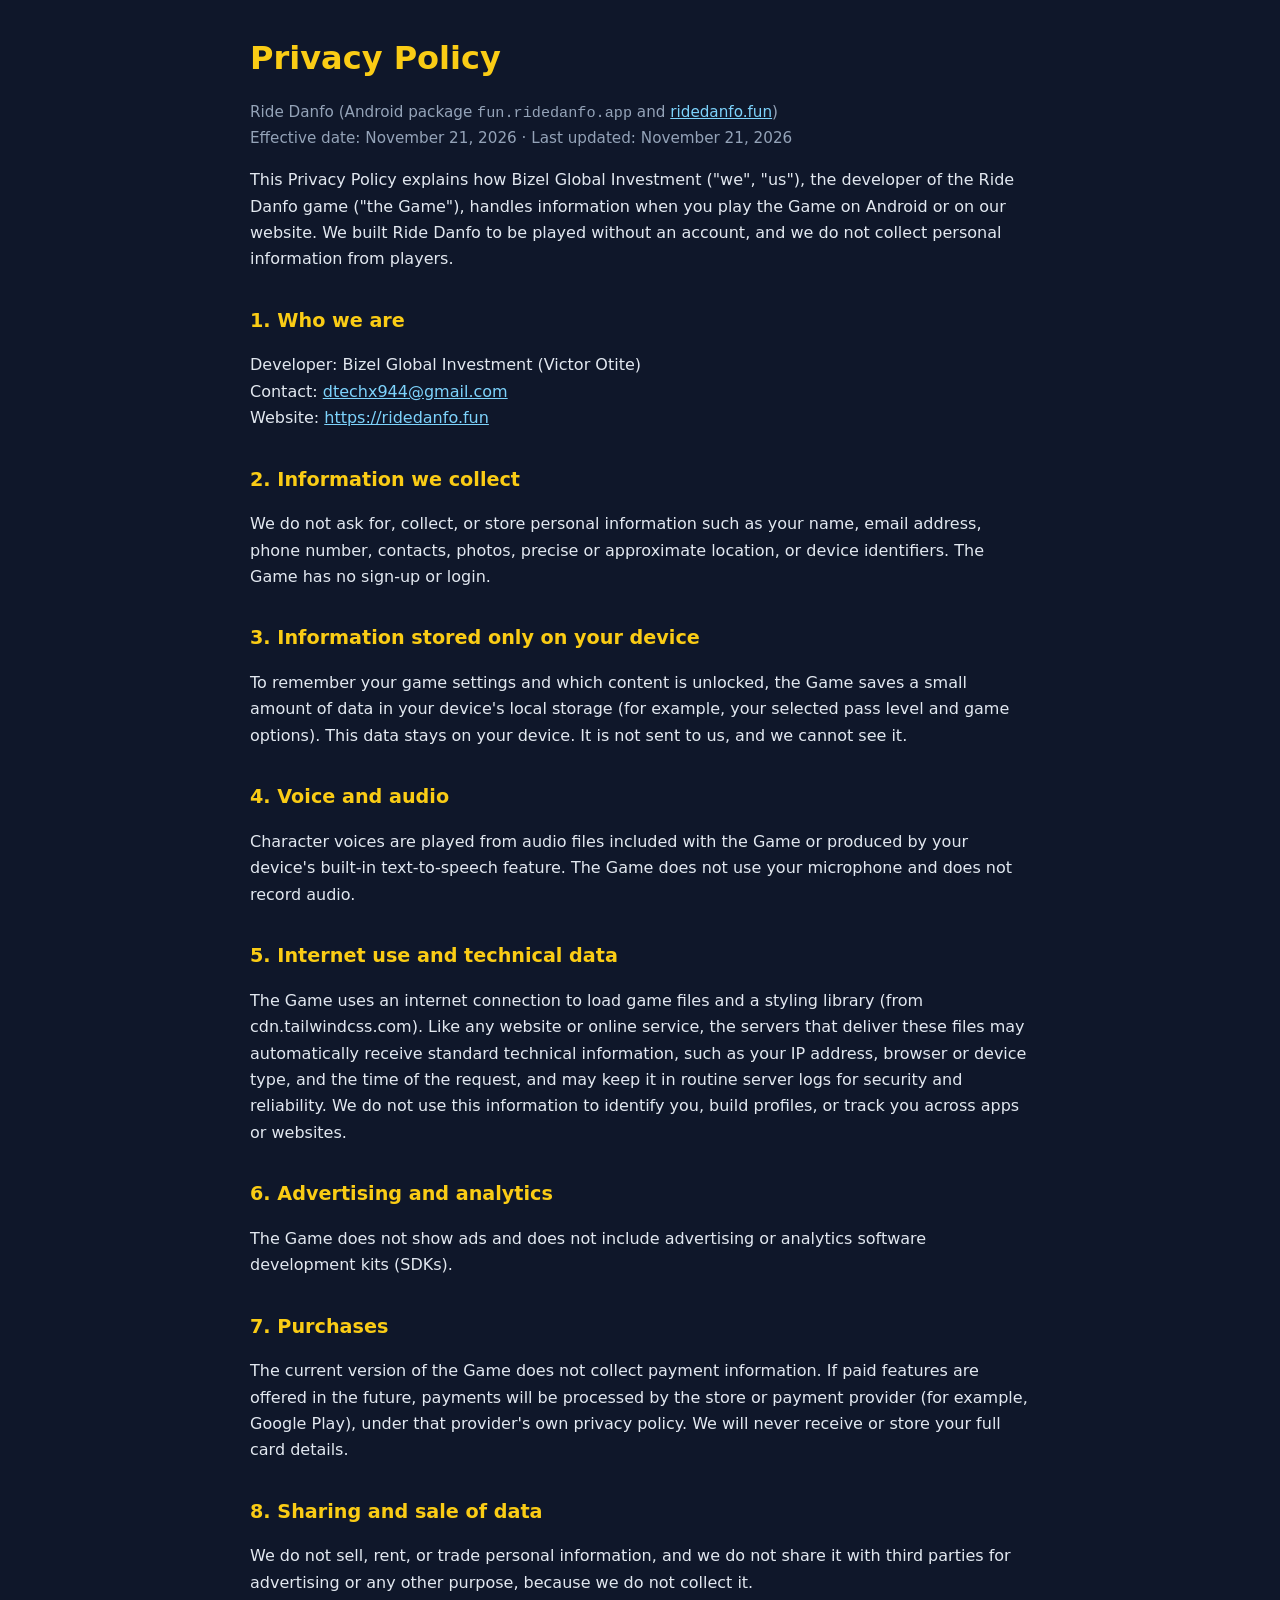
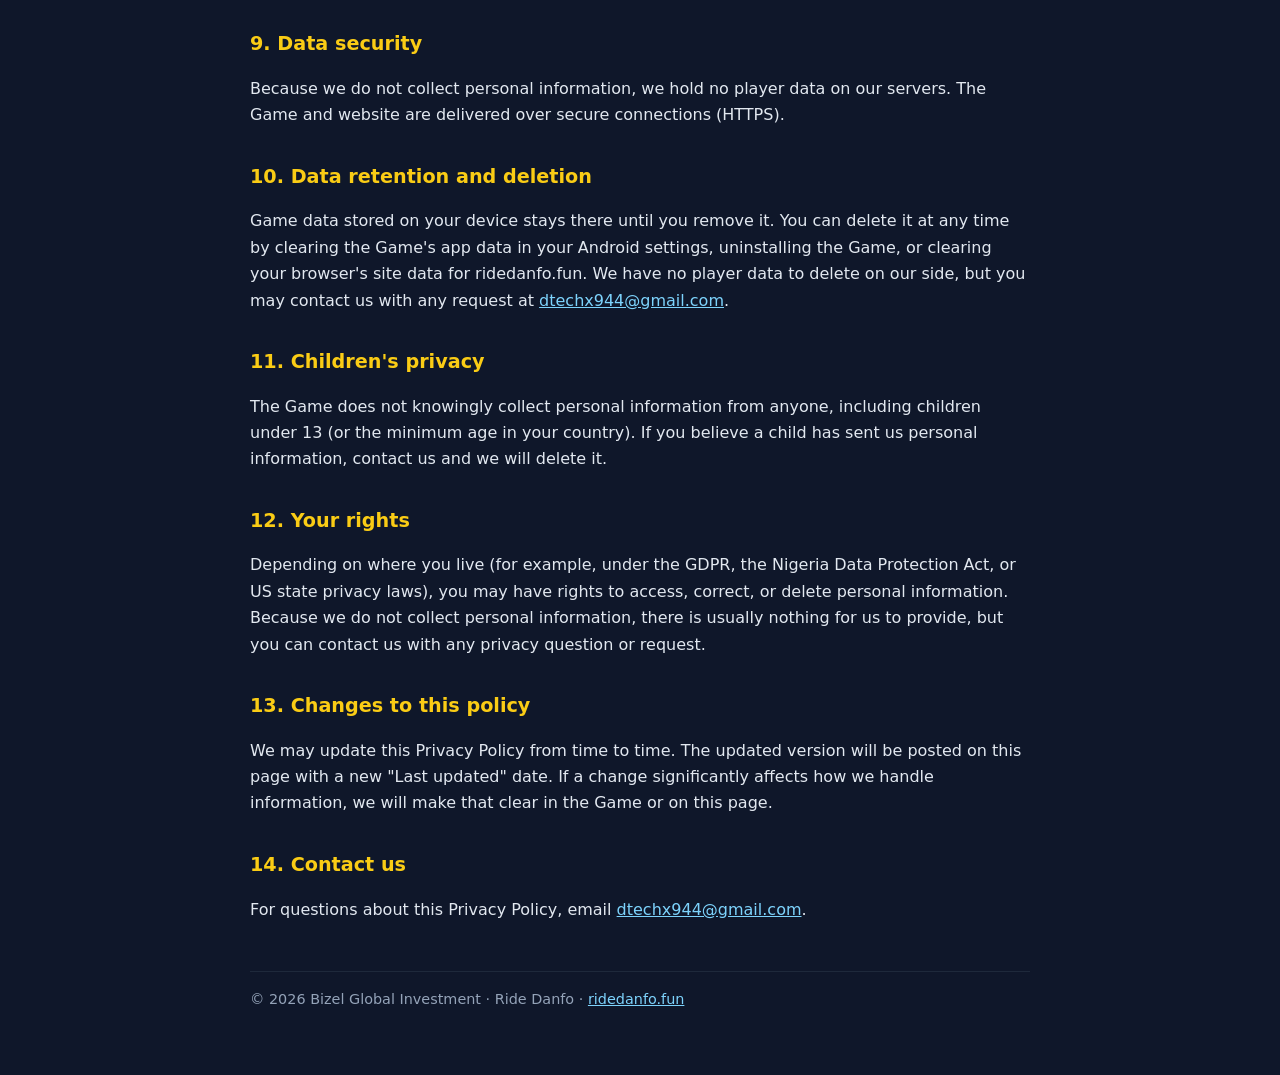
<file: privacy/index.html>
<!DOCTYPE html>
<html lang="en">
<head>
<meta charset="utf-8">
<meta name="viewport" content="width=device-width, initial-scale=1">
<title>Privacy Policy – Ride Danfo</title>
<meta name="robots" content="index, follow">
<link rel="canonical" href="https://ridedanfo.fun/privacy/">
<style>
  body{margin:0;background:#0f172a;color:#e2e8f0;font:16px/1.65 system-ui,-apple-system,Segoe UI,Roboto,sans-serif}
  main{max-width:780px;margin:0 auto;padding:32px 20px 64px}
  h1{color:#facc15;font-size:2rem;margin:0 0 4px}
  h2{color:#facc15;font-size:1.2rem;margin:32px 0 8px}
  a{color:#7dd3fc}
  .meta{color:#94a3b8;font-size:.95rem}
  ul{padding-left:22px}
  footer{margin-top:48px;color:#94a3b8;font-size:.9rem;border-top:1px solid #1e293b;padding-top:16px}
</style>
</head>
<body>
<main>
<h1>Privacy Policy</h1>
<p class="meta">Ride Danfo (Android package <code>fun.ridedanfo.app</code> and <a href="https://ridedanfo.fun">ridedanfo.fun</a>)<br>
Effective date: November 21, 2026 · Last updated: November 21, 2026</p>

<p>This Privacy Policy explains how Bizel Global Investment ("we", "us"), the developer of the Ride Danfo game ("the Game"), handles information when you play the Game on Android or on our website. We built Ride Danfo to be played without an account, and we do not collect personal information from players.</p>

<h2>1. Who we are</h2>
<p>Developer: Bizel Global Investment (Victor Otite)<br>
Contact: <a href="mailto:dtechx944@gmail.com">dtechx944@gmail.com</a><br>
Website: <a href="https://ridedanfo.fun">https://ridedanfo.fun</a></p>

<h2>2. Information we collect</h2>
<p>We do not ask for, collect, or store personal information such as your name, email address, phone number, contacts, photos, precise or approximate location, or device identifiers. The Game has no sign-up or login.</p>

<h2>3. Information stored only on your device</h2>
<p>To remember your game settings and which content is unlocked, the Game saves a small amount of data in your device's local storage (for example, your selected pass level and game options). This data stays on your device. It is not sent to us, and we cannot see it.</p>

<h2>4. Voice and audio</h2>
<p>Character voices are played from audio files included with the Game or produced by your device's built-in text-to-speech feature. The Game does not use your microphone and does not record audio.</p>

<h2>5. Internet use and technical data</h2>
<p>The Game uses an internet connection to load game files and a styling library (from cdn.tailwindcss.com). Like any website or online service, the servers that deliver these files may automatically receive standard technical information, such as your IP address, browser or device type, and the time of the request, and may keep it in routine server logs for security and reliability. We do not use this information to identify you, build profiles, or track you across apps or websites.</p>

<h2>6. Advertising and analytics</h2>
<p>The Game does not show ads and does not include advertising or analytics software development kits (SDKs).</p>

<h2>7. Purchases</h2>
<p>The current version of the Game does not collect payment information. If paid features are offered in the future, payments will be processed by the store or payment provider (for example, Google Play), under that provider's own privacy policy. We will never receive or store your full card details.</p>

<h2>8. Sharing and sale of data</h2>
<p>We do not sell, rent, or trade personal information, and we do not share it with third parties for advertising or any other purpose, because we do not collect it.</p>

<h2>9. Data security</h2>
<p>Because we do not collect personal information, we hold no player data on our servers. The Game and website are delivered over secure connections (HTTPS).</p>

<h2>10. Data retention and deletion</h2>
<p>Game data stored on your device stays there until you remove it. You can delete it at any time by clearing the Game's app data in your Android settings, uninstalling the Game, or clearing your browser's site data for ridedanfo.fun. We have no player data to delete on our side, but you may contact us with any request at <a href="mailto:dtechx944@gmail.com">dtechx944@gmail.com</a>.</p>

<h2>11. Children's privacy</h2>
<p>The Game does not knowingly collect personal information from anyone, including children under 13 (or the minimum age in your country). If you believe a child has sent us personal information, contact us and we will delete it.</p>

<h2>12. Your rights</h2>
<p>Depending on where you live (for example, under the GDPR, the Nigeria Data Protection Act, or US state privacy laws), you may have rights to access, correct, or delete personal information. Because we do not collect personal information, there is usually nothing for us to provide, but you can contact us with any privacy question or request.</p>

<h2>13. Changes to this policy</h2>
<p>We may update this Privacy Policy from time to time. The updated version will be posted on this page with a new "Last updated" date. If a change significantly affects how we handle information, we will make that clear in the Game or on this page.</p>

<h2>14. Contact us</h2>
<p>For questions about this Privacy Policy, email <a href="mailto:dtechx944@gmail.com">dtechx944@gmail.com</a>.</p>

<footer>© 2026 Bizel Global Investment · Ride Danfo · <a href="https://ridedanfo.fun">ridedanfo.fun</a></footer>
</main>
</body>
</html>
</file>
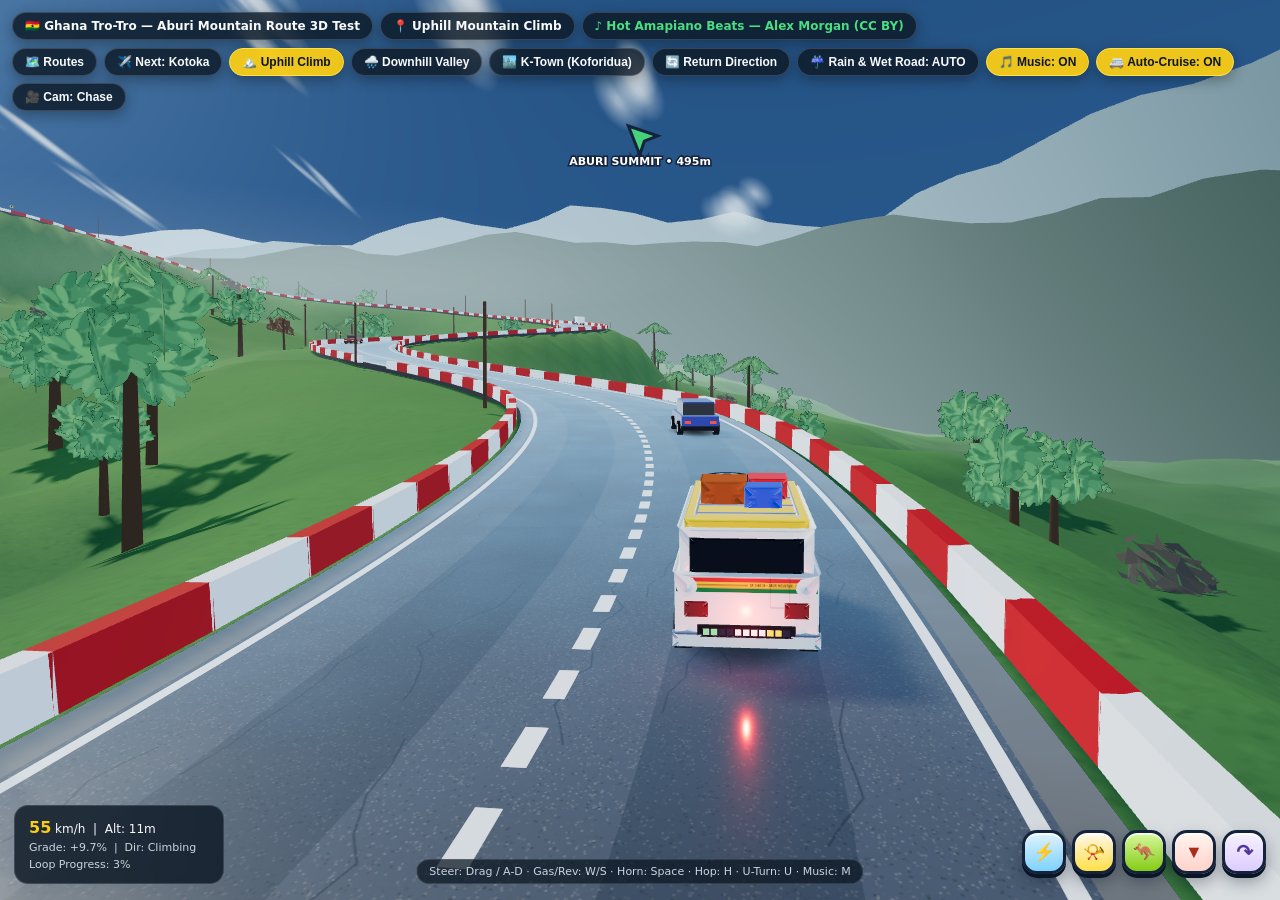
<file: aburi_mountain.html>
<!doctype html>
<html lang="en">
<head>
  <meta charset="utf-8" />
  <meta name="robots" content="noindex, nofollow" />
  <meta name="viewport" content="width=device-width,initial-scale=1,maximum-scale=1,user-scalable=no" />
  <title>Ride Danfo — Aburi Mountain Route 3D Test (Ghana Tro-Tro)</title>
  <link rel="canonical" href="https://ridedanfo.fun/aburi_mountain.html">
  <meta property="og:title" content="Ride Danfo — Aburi Mountain Route 3D Test (Ghana Tro-Tro)">
  <meta property="og:description" content="Ride Danfo — Aburi Mountain Route 3D Test (Ghana Tro-Tro)">
  <meta property="og:url" content="https://ridedanfo.fun/aburi_mountain.html">
  <meta property="og:type" content="website">
  <meta property="og:site_name" content="Ride Danfo">
  <meta property="og:image" content="https://ridedanfo.fun/icons/icon-512.png">
  <meta name="twitter:card" content="summary_large_image">
  <meta name="twitter:title" content="Ride Danfo — Aburi Mountain Route 3D Test (Ghana Tro-Tro)">
  <meta name="twitter:description" content="Ride Danfo — Aburi Mountain Route 3D Test (Ghana Tro-Tro)">
  <meta name="twitter:image" content="https://ridedanfo.fun/icons/icon-512.png">
  <style>
    * { box-sizing: border-box; margin: 0; padding: 0; user-select: none; -webkit-user-select: none; }
    html, body { width: 100%; height: 100%; overflow: hidden; background: #0b1622; font-family: system-ui, -apple-system, Segoe UI, Roboto, sans-serif; color: #f8fafc; }
    #c { position: fixed; inset: 0; width: 100%; height: 100%; display: block; touch-action: none; }

    #hud {
      position: fixed; top: 12px; left: 12px; right: 12px;
      display: flex; flex-wrap: wrap; align-items: center; justify-content: space-between; gap: 8px;
      pointer-events: none; z-index: 10;
    }
    .pill-group { display: flex; flex-wrap: wrap; align-items: center; gap: 7px; pointer-events: auto; }
    .pill {
      background: rgba(11, 22, 34, 0.78);
      backdrop-filter: blur(8px);
      border: 1px solid rgba(255,255,255,0.16);
      border-radius: 999px;
      padding: 6px 12px;
      font-size: 12px;
      font-weight: 700;
      color: #f8fafc;
      box-shadow: 0 4px 14px rgba(0,0,0,0.32);
      display: inline-flex; align-items: center; gap: 6px;
    }
    .btn { cursor: pointer; transition: transform 0.12s ease, background 0.15s ease; }
    .btn:active { transform: scale(0.95); }
    .btn.active { background: rgba(250, 204, 21, 0.94); color: #0b1622; border-color: #fde047; }
    .btn-rain.active { background: rgba(14, 165, 233, 0.92); color: #ffffff; border-color: #bae6fd; }

    #telemetry {
      position: fixed; left: 14px; bottom: 16px;
      background: rgba(11, 22, 34, 0.80);
      backdrop-filter: blur(8px);
      border: 1px solid rgba(255,255,255,0.14);
      border-radius: 14px;
      padding: 10px 14px;
      font-size: 12px;
      line-height: 1.5;
      pointer-events: none;
      z-index: 10;
      min-width: 210px;
    }
    #telemetry strong { color: #facc15; font-size: 16px; }
    .sub { color: #cbd5e1; font-size: 11px; }

    .slab-btn {
      border: 3px solid #14233b;
      border-radius: 15px;
      font-weight: 800;
      box-shadow: 0 4px 0 #0a1526, 0 8px 16px rgba(10, 21, 38, 0.35), inset 0 2px 0 rgba(255, 255, 255, 0.72);
      transition: transform 0.12s cubic-bezier(0.3, 2.2, 0.45, 1);
      cursor: pointer;
      touch-action: none;
    }
    .slab-btn:active, .slab-btn.pressed {
      transform: translateY(3px);
      box-shadow: 0 1px 0 #0a1526, 0 4px 8px rgba(10, 21, 38, 0.3);
    }
    #hud-canvas { position: fixed; inset: 0; width: 100%; height: 100%; pointer-events: none; z-index: 15; }
    #thumb-cluster {
      position: fixed; right: 14px; bottom: 26px;
      display: flex; align-items: flex-end; gap: 6px;
      z-index: 30;
      pointer-events: auto;
    }
    .t-btn {
      width: 44px; height: 44px;
      display: flex; align-items: center; justify-content: center;
      font-size: 18px;
    }
    #btn-turbo    { background: linear-gradient(180deg, #e0f2fe, #7dd3fc); color: #0c4a6e; }
    #btn-turbo.turbo-on {
      background: linear-gradient(180deg, #fef08a, #fb923c);
      color: #431407;
      box-shadow: 0 0 14px rgba(251, 146, 60, 0.9), 0 3px 0 #0a1526;
    }
    #btn-horn-pad { background: linear-gradient(180deg, #fff8ec, #fde047); color: #14233b; }
    #btn-hop      { background: linear-gradient(180deg, #d9f99d, #84cc16); color: #1a2e05; }
    #btn-rev      { background: linear-gradient(180deg, #fff4f1, #ffd3ca); color: #a82d1b; }
    #btn-uturn    { background: linear-gradient(180deg, #f7f2ff, #dccdff); color: #52349f; font-size: 20px; }

    #narration-box {
      position: fixed; left: 14px; bottom: 96px; max-width: 360px;
      background: linear-gradient(180deg, #fffdf9, #fff5e2);
      border: 3px solid #14233b;
      border-radius: 16px;
      padding: 8px 12px;
      font-size: 12px;
      line-height: 1.38;
      color: #14233b;
      z-index: 25;
      display: none;
      align-items: center;
      gap: 10px;
      box-shadow: 0 4px 0 #0a1526, 0 10px 22px rgba(10,21,38,0.42);
    }
    #narration-box strong { color: #b45309; display: block; font-size: 11px; font-weight: 900; margin-bottom: 2px; }
    #mate-portrait { width: 44px; height: 44px; border-radius: 10px; border: 2px solid #14233b; flex-shrink: 0; background: #fde68a; }
    #help-hint {
      position: fixed; bottom: 16px; left: 50%; transform: translateX(-50%);
      background: rgba(11, 22, 34, 0.72);
      border: 1px solid rgba(255,255,255,0.12);
      border-radius: 999px;
      padding: 5px 12px;
      font-size: 11px;
      color: #cbd5e1;
      pointer-events: none;
      z-index: 9;
      white-space: nowrap;
    }
    @media (max-width: 780px) { #help-hint { display: none; } }
  </style>
</head>
<body>
  <canvas id="c"></canvas>
  <canvas id="hud-canvas"></canvas>

  <div id="hud">
    <div class="pill-group" id="top-hud-bar">
      <div class="pill">🇬🇭 Ghana Tro-Tro — Aburi Mountain Route 3D Test</div>
      <div class="pill" id="zone-pill">📍 Uphill Mountain Climb</div>
      <div class="pill" id="music-now" style="color:#4ade80;">♪ Hot Amapiano Beats</div>
    </div>
    <div class="pill-group">
      <button class="pill btn" id="btn-back-routes">🗺️ Routes</button>
      <button class="pill btn" id="btn-next-leg">✈️ Next: Kotoka</button>
      <button class="pill btn active" id="btn-uphill">🏔️ Uphill Climb</button>
      <button class="pill btn btn-rain" id="btn-downhill">🌧️ Downhill Valley</button>
      <button class="pill btn" id="btn-ktown">🏙️ K-Town (Koforidua)</button>
      <button class="pill btn" id="btn-return">🔄 Return Direction</button>
      <button class="pill btn" id="btn-rain">☔ Rain &amp; Wet Road: AUTO</button>
      <button class="pill btn active" id="btn-music">🎵 Music: ON</button>
      <button class="pill btn active" id="btn-auto">🚐 Auto-Cruise: ON</button>
      <button class="pill btn" id="btn-cam">🎥 Cam: Chase</button>
    </div>
  </div>

  <div id="telemetry">
    <div><strong id="spd-val">0</strong> km/h &nbsp;|&nbsp; Alt: <span id="alt-val">0</span>m</div>
    <div class="sub">Grade: <span id="grade-val">0.0%</span> &nbsp;|&nbsp; Dir: <span id="dir-val">Climbing</span></div>
    <div class="sub">Loop Progress: <span id="prog-val">0%</span></div>
  </div>

  <div id="narration-box"><canvas id="mate-portrait" width="44" height="44"></canvas><div><strong id="narr-speaker">🇬🇭 Mate Koffi</strong><span id="narr-text"></span></div></div>
  <div id="help-hint">Steer: Drag / A-D · Gas/Rev: W/S · Horn: Space · Hop: H · U-Turn: U · Music: M</div>

  <div id="thumb-cluster">
    <button id="btn-turbo" type="button" title="Turbo Power Boost — Pro Feature (T)" class="slab-btn t-btn">⚡</button>
    <button id="btn-horn-pad" type="button" title="Honk Danfo Horn (Space)" class="slab-btn t-btn">📯</button>
    <button id="btn-hop" type="button" title="Hop Danfo (H)" class="slab-btn t-btn">🦘</button>
    <button id="btn-rev" type="button" title="Hold to Reverse / Brake (S)" class="slab-btn t-btn">▼</button>
    <button id="btn-uturn" type="button" title="U-Turn (U)" class="slab-btn t-btn"><span style="display:inline-block; transform: scaleX(-1);">↶</span></button>
  </div>

  <script src="./three.min.js"></script>
  <script>
  (() => {
    'use strict';

    // =========================================================================
    // 1. RENDERER, SCENE, REALISTIC SKY & PMREM ENVIRONMENT REFLECTIONS
    // =========================================================================
    const canvas = document.getElementById('c');
    const renderer = new THREE.WebGLRenderer({ canvas, antialias: true, powerPreference: 'high-performance' });
    renderer.setPixelRatio(Math.min(window.devicePixelRatio || 1, 2));
    renderer.setSize(window.innerWidth, window.innerHeight);
    renderer.shadowMap.enabled = true;
    renderer.shadowMap.type = THREE.PCFSoftShadowMap;
    renderer.toneMapping = THREE.ACESFilmicToneMapping;
    renderer.toneMappingExposure = 1.06;

    const scene = new THREE.Scene();
    scene.fog = new THREE.FogExp2(0x9cb4c4, 0.0015);

    const camera = new THREE.PerspectiveCamera(54, window.innerWidth / window.innerHeight, 0.5, 1800);

    const skyUniforms = {
      uTopColor: { value: new THREE.Color(0x1b4b7a) },
      uMidColor: { value: new THREE.Color(0x6d9dc2) },
      uHorizonColor: { value: new THREE.Color(0xcbdbe4) },
      uSunDir: { value: new THREE.Vector3(0.55, 0.52, -0.45).normalize() },
      uRainMix: { value: 0.0 }
    };
    const skyMat = new THREE.ShaderMaterial({
      side: THREE.BackSide,
      depthWrite: false,
      uniforms: skyUniforms,
      vertexShader: `
        varying vec3 vWorldPos;
        void main() {
          vec4 wp = modelMatrix * vec4(position, 1.0);
          vWorldPos = wp.xyz;
          gl_Position = projectionMatrix * viewMatrix * wp;
        }
      `,
      fragmentShader: `
        uniform vec3 uTopColor;
        uniform vec3 uMidColor;
        uniform vec3 uHorizonColor;
        uniform vec3 uSunDir;
        uniform float uRainMix;
        varying vec3 vWorldPos;
        void main() {
          vec3 dir = normalize(vWorldPos);
          float h = clamp(dir.y, 0.0, 1.0);
          vec3 col = mix(uHorizonColor, uMidColor, smoothstep(0.0, 0.24, h));
          col = mix(col, uTopColor, smoothstep(0.24, 0.82, h));
          float sunDot = max(dot(dir, normalize(uSunDir)), 0.0);
          col += vec3(1.0, 0.94, 0.78) * pow(sunDot, 120.0) * 1.4 * (1.0 - uRainMix * 0.92);
          col += vec3(0.96, 0.90, 0.76) * pow(sunDot, 8.0) * 0.22 * (1.0 - uRainMix * 0.85);
          gl_FragColor = vec4(col, 1.0);
        }
      `
    });
    scene.add(new THREE.Mesh(new THREE.SphereGeometry(1250, 36, 24), skyMat));

    const pmrem = new THREE.PMREMGenerator(renderer);
    const envScene = new THREE.Scene();
    envScene.add(new THREE.Mesh(new THREE.SphereGeometry(50, 24, 16), skyMat));
    scene.environment = pmrem.fromScene(envScene, 0.04).texture;

    const hemiLight = new THREE.HemisphereLight(0xd2e7f7, 0x1e2e1d, 0.88);
    scene.add(hemiLight);

    const sunLight = new THREE.DirectionalLight(0xfff3d6, 2.25);
    sunLight.position.set(160, 220, -140);
    sunLight.castShadow = true;
    sunLight.shadow.mapSize.set(2048, 2048);
    sunLight.shadow.camera.near = 15;
    sunLight.shadow.camera.far = 700;
    const dCam = 180;
    sunLight.shadow.camera.left = -dCam;
    sunLight.shadow.camera.right = dCam;
    sunLight.shadow.camera.top = dCam;
    sunLight.shadow.camera.bottom = -dCam;
    sunLight.shadow.bias = -0.0004;
    scene.add(sunLight);
    scene.add(sunLight.target);

    // =========================================================================
    // 2. NOISE & ABURI MOUNTAIN SPLINE
    // =========================================================================
    function hash2(x, y) {
      const s = Math.sin(x * 127.1 + y * 311.7) * 43758.5453123;
      return s - Math.floor(s);
    }
    function valueNoise(x, y) {
      const ix = Math.floor(x), iy = Math.floor(y);
      const fx = x - ix, fy = y - iy;
      const ux = fx * fx * (3 - 2 * fx);
      const uy = fy * fy * (3 - 2 * fy);
      const a = hash2(ix, iy), b = hash2(ix + 1, iy);
      const c = hash2(ix, iy + 1), d = hash2(ix + 1, iy + 1);
      return a + (b - a) * ux + (c - a) * uy + (a - b - c + d) * ux * uy;
    }
    function fbm(x, y, oct = 4) {
      let v = 0, amp = 0.5, freq = 1;
      for (let i = 0; i < oct; i++) {
        v += amp * valueNoise(x * freq, y * freq);
        freq *= 2.03; amp *= 0.5;
      }
      return v;
    }
    function smoothstep(e0, e1, x) {
      const t = Math.max(0, Math.min(1, (x - e0) / (e1 - e0)));
      return t * t * (3 - 2 * t);
    }

    const routeControlPoints = [
      new THREE.Vector3(-230,   8,  210),
      new THREE.Vector3(-135,  16,  235),
      new THREE.Vector3( -30,  30,  200),
      new THREE.Vector3(  60,  44,  245),
      new THREE.Vector3( 160,  60,  205),
      new THREE.Vector3( 218,  76,  108),
      new THREE.Vector3( 132,  90,   42),
      new THREE.Vector3( 198, 104,  -55),
      new THREE.Vector3( 155, 114, -165),
      new THREE.Vector3(  55, 116, -225),
      new THREE.Vector3( -65, 110, -210),
      new THREE.Vector3(-165,  92, -165),
      new THREE.Vector3(-235,  70,  -95),
      new THREE.Vector3(-175,  50,  -15),
      new THREE.Vector3(-265,  32,   55),
      new THREE.Vector3(-295,  16,  145)
    ];

    const roadCurve = new THREE.CatmullRomCurve3(routeControlPoints, true, 'catmullrom', 0.48);
    const ROAD_HALF = 6.4;
    const SAMPLES = 960;
    const roadSamples = [];
    const totalLen = roadCurve.getLength();
    for (let i = 0; i < SAMPLES; i++) {
      const t = i / SAMPLES;
      const pos = roadCurve.getPointAt(t);
      const tan = roadCurve.getTangentAt(t).normalize();
      const right = new THREE.Vector3().crossVectors(tan, new THREE.Vector3(0, 1, 0)).normalize();
      const up = new THREE.Vector3().crossVectors(right, tan).normalize();
      roadSamples.push({ t, pos, tan, right, up });
    }

    function getNearestRoadSample(x, z) {
      let bestIdx = 0, bestD2 = Infinity;
      const step = 6;
      for (let i = 0; i < SAMPLES; i += step) {
        const p = roadSamples[i].pos;
        const dx = x - p.x, dz = z - p.z;
        const d2 = dx * dx + dz * dz;
        if (d2 < bestD2) { bestD2 = d2; bestIdx = i; }
      }
      let best = roadSamples[bestIdx];
      for (let k = -step; k <= step; k++) {
        const idx = (bestIdx + k + SAMPLES) % SAMPLES;
        const p = roadSamples[idx].pos;
        const dx = x - p.x, dz = z - p.z;
        const d2 = dx * dx + dz * dz;
        if (d2 < bestD2) { bestD2 = d2; best = roadSamples[idx]; }
      }
      return { sample: best, dist: Math.sqrt(bestD2) };
    }

    function getRoadFrameAtT(t) {
      const tt = ((t % 1) + 1) % 1;
      const pos = roadCurve.getPointAt(tt);
      const tan = roadCurve.getTangentAt(tt).normalize();
      const right = new THREE.Vector3().crossVectors(tan, new THREE.Vector3(0, 1, 0)).normalize();
      const up = new THREE.Vector3().crossVectors(right, tan).normalize();
      return { t: tt, pos, tan, right, up };
    }

    // =========================================================================
    // 3. DETAILED 3D MOUNTAIN TERRAIN, LAYERED RIDGES & VALLEY TOWN
    // =========================================================================
    function createTerrainDetailTexture() {
      const c = document.createElement('canvas');
      c.width = 512; c.height = 512;
      const ctx = c.getContext('2d');
      ctx.fillStyle = '#8b9980';
      ctx.fillRect(0, 0, 512, 512);
      for (let i = 0; i < 18000; i++) {
        const x = Math.random() * 512, y = Math.random() * 512;
        const r = 1 + Math.random() * 3.5;
        const v = 88 + Math.floor(Math.random() * 98);
        ctx.fillStyle = `rgba(${v},${v + 9},${v - 7},0.3)`;
        ctx.fillRect(x, y, r, r);
      }
      const tex = new THREE.CanvasTexture(c);
      tex.wrapS = THREE.RepeatWrapping;
      tex.wrapT = THREE.RepeatWrapping;
      tex.repeat.set(46, 46);
      return tex;
    }

    const TERRAIN_SIZE = 1600;
    const TERRAIN_SEGS = 240;
    const terrainGeo = new THREE.PlaneGeometry(TERRAIN_SIZE, TERRAIN_SIZE, TERRAIN_SEGS, TERRAIN_SEGS);
    terrainGeo.rotateX(-Math.PI / 2);

    const tPos = terrainGeo.attributes.position;
    const tColors = new Float32Array(tPos.count * 3);

    function baseMountainHeight(x, z) {
      const ridge = smoothstep(-280, 240, x * 0.55 - z * 0.65) * 98;
      const valleyBowl = -smoothstep(190, 35, Math.hypot(x + 90, z - 25)) * 32;
      const n1 = (fbm((x + 500) * 0.0045, (z + 500) * 0.0045, 4) - 0.45) * 62;
      const n2 = (fbm((x + 120) * 0.018, (z + 120) * 0.018, 3) - 0.5) * 16;
      const crags = (fbm(x * 0.045, z * 0.045, 2) - 0.5) * 5.5;
      return Math.max(-22, ridge + valleyBowl + n1 + n2 + crags);
    }

    function getTerrainHeight(x, z) {
      const natH = baseMountainHeight(x, z);
      const { sample, dist } = getNearestRoadSample(x, z);
      const roadH = sample.pos.y - 0.55;
      const blend = 1.0 - smoothstep(ROAD_HALF + 3.0, ROAD_HALF + 26.0, dist);
      let h = natH * (1 - blend) + roadH * blend;
      if (dist > ROAD_HALF + 4.0 && dist < ROAD_HALF + 20.0 && natH > roadH + 2.0) {
        h += (fbm(x * 0.08, z * 0.08, 3) - 0.25) * 4.5;
      }
      return h;
    }

    for (let i = 0; i < tPos.count; i++) {
      const x = tPos.getX(i), z = tPos.getZ(i);
      const natH = baseMountainHeight(x, z);
      const { sample, dist } = getNearestRoadSample(x, z);
      const roadH = sample.pos.y - 0.55;
      const h = getTerrainHeight(x, z);
      tPos.setY(i, h);

      const nA = fbm(x * 0.03, z * 0.03, 3);
      const nB = fbm(x * 0.11, z * 0.11, 2);
      let r = 0.12, g = 0.28, b = 0.11;
      if (dist < ROAD_HALF + 13 && natH > roadH + 3.2) {
        const rockMix = smoothstep(0.35, 0.7, nB);
        r = 0.34 * (1 - rockMix) + 0.44 * rockMix;
        g = 0.30 * (1 - rockMix) + 0.27 * rockMix;
        b = 0.26 * (1 - rockMix) + 0.18 * rockMix;
      } else if (h < 10) {
        r = 0.08 + nA * 0.06; g = 0.23 + nA * 0.10; b = 0.09 + nA * 0.04;
      } else {
        r = 0.11 + nA * 0.09; g = 0.29 + nA * 0.14 + nB * 0.05; b = 0.10 + nA * 0.05;
      }
      tColors[i * 3] = r; tColors[i * 3 + 1] = g; tColors[i * 3 + 2] = b;
    }
    terrainGeo.setAttribute('color', new THREE.BufferAttribute(tColors, 3));
    terrainGeo.computeVertexNormals();

    const terrainMesh = new THREE.Mesh(terrainGeo, new THREE.MeshStandardMaterial({
      map: createTerrainDetailTexture(),
      vertexColors: true,
      roughness: 0.94,
      metalness: 0.02
    }));
    terrainMesh.receiveShadow = true;
    scene.add(terrainMesh);

    const baseFloor = new THREE.Mesh(
      new THREE.PlaneGeometry(2600, 2600),
      new THREE.MeshStandardMaterial({ color: 0x152b18, roughness: 0.98 })
    );
    baseFloor.rotation.x = -Math.PI / 2;
    baseFloor.position.y = -26;
    scene.add(baseFloor);

    // Layered 3D Distant Mountain Ridges
    [
      { radius: 560, height: 155, color: 0x29483a, yBase: -18 },
      { radius: 780, height: 225, color: 0x3b5d62, yBase: -22 },
      { radius: 1020, height: 285, color: 0x5c7b8f, yBase: -26 }
    ].forEach((rc, idx) => {
      const geo = new THREE.CylinderGeometry(rc.radius, rc.radius + 95, rc.height, 140, 8, true);
      const p = geo.attributes.position;
      for (let i = 0; i < p.count; i++) {
        const vx = p.getX(i), vy = p.getY(i), vz = p.getZ(i);
        if (vy > -rc.height * 0.35) {
          const ang = Math.atan2(vz, vx);
          const n = fbm(Math.cos(ang) * 2.4 + idx * 7, Math.sin(ang) * 2.4 + idx * 3, 4);
          const peak = (vy + rc.height * 0.5) / rc.height;
          p.setY(i, vy + (n - 0.35) * rc.height * 0.92 * peak);
        }
      }
      geo.computeVertexNormals();
      const m = new THREE.Mesh(geo, new THREE.MeshStandardMaterial({ color: rc.color, roughness: 0.96, side: THREE.DoubleSide }));
      m.position.y = rc.yBase + rc.height * 0.4;
      scene.add(m);
    });

    // Distant Valley Town Buildings
    const bldgMats = [
      new THREE.MeshStandardMaterial({ color: 0xd9cbb8, roughness: 0.85 }),
      new THREE.MeshStandardMaterial({ color: 0xc2b29b, roughness: 0.85 }),
      new THREE.MeshStandardMaterial({ color: 0xa86448, roughness: 0.85 })
    ];
    const roofMat = new THREE.MeshStandardMaterial({ color: 0x7c2d12, roughness: 0.75 });
    for (let i = 0; i < 65; i++) {
      const angle = hash2(i, 11) * Math.PI * 2;
      const rad = 18 + hash2(i, 23) * 85;
      const bx = -95 + Math.cos(angle) * rad, bz = 25 + Math.sin(angle) * rad;
      const { dist } = getNearestRoadSample(bx, bz);
      if (dist < ROAD_HALF + 18) continue;
      const by = getTerrainHeight(bx, bz);
      const w = 4 + hash2(i, 31) * 5, h = 3.5 + hash2(i, 47) * 7, d = 4 + hash2(i, 59) * 5;
      const bMesh = new THREE.Mesh(new THREE.BoxGeometry(w, h, d), bldgMats[i % bldgMats.length]);
      bMesh.position.set(bx, by + h * 0.5 - 0.6, bz);
      bMesh.rotation.y = hash2(i, 71) * Math.PI;
      bMesh.castShadow = true;
      scene.add(bMesh);
      const roof = new THREE.Mesh(new THREE.ConeGeometry(Math.max(w, d) * 0.72, 1.8, 4), roofMat);
      roof.position.set(bx, by + h + 0.3, bz);
      roof.rotation.y = bMesh.rotation.y + Math.PI / 4;
      scene.add(roof);
    }

    // =========================================================================
    // 4. REALISTIC TAR ROAD (BUMP + WET CLEARCOAT), BARRIERS & ROADSIDE PROPS
    // =========================================================================
    function createTarRoadTextures() {
      const c = document.createElement('canvas');
      c.width = 1024; c.height = 1024;
      const ctx = c.getContext('2d');
      // Rich dark tar-asphalt base
      ctx.fillStyle = '#181b20';
      ctx.fillRect(0, 0, 1024, 1024);

      // Fine mineral aggregate speckle
      for (let i = 0; i < 36000; i++) {
        const x = Math.random() * 1024, y = Math.random() * 1024;
        const v = 16 + Math.floor(Math.random() * 34);
        ctx.fillStyle = `rgb(${v},${v + 1},${v + 3})`;
        ctx.fillRect(x, y, 2, 2);
      }

      // Subtle tar-sealant cracks for realism
      ctx.strokeStyle = 'rgba(7, 8, 10, 0.55)';
      ctx.lineWidth = 2;
      for (let k = 0; k < 14; k++) {
        ctx.beginPath();
        let cx = 120 + Math.random() * 780, cy = Math.random() * 1024;
        ctx.moveTo(cx, cy);
        for (let s = 0; s < 6; s++) {
          cx += (Math.random() - 0.5) * 45;
          cy += 25 + Math.random() * 30;
          ctx.lineTo(cx, cy);
        }
        ctx.stroke();
      }

      // Glossy wheel-wear tracks in both lanes
      ctx.fillStyle = 'rgba(6, 8, 11, 0.38)';
      ctx.fillRect(210, 0, 185, 1024);
      ctx.fillRect(625, 0, 185, 1024);

      // Gravel/tar shoulders
      ctx.fillStyle = '#2d2a26';
      ctx.fillRect(0, 0, 52, 1024);
      ctx.fillRect(972, 0, 52, 1024);

      // Crisp white edge lines
      ctx.fillStyle = '#e2e8f0';
      ctx.fillRect(60, 0, 16, 1024);
      ctx.fillRect(948, 0, 16, 1024);

      // Crisp white dashed center divider
      for (let y = 0; y < 1024; y += 128) ctx.fillRect(500, y + 16, 24, 68);

      const tex = new THREE.CanvasTexture(c);
      tex.wrapS = THREE.ClampToEdgeWrapping;
      tex.wrapT = THREE.RepeatWrapping;
      tex.anisotropy = 8;

      // Roughness puddle map
      const rc = document.createElement('canvas');
      rc.width = 256; rc.height = 256;
      const rctx = rc.getContext('2d');
      rctx.fillStyle = '#666';
      rctx.fillRect(0, 0, 256, 256);
      for (let i = 0; i < 120; i++) {
        const px = Math.random() * 256, py = Math.random() * 256;
        const rad = 10 + Math.random() * 34;
        const g = rctx.createRadialGradient(px, py, 2, px, py, rad);
        g.addColorStop(0, 'rgba(10,10,10,0.92)');
        g.addColorStop(1, 'rgba(95,95,95,0)');
        rctx.fillStyle = g;
        rctx.beginPath(); rctx.arc(px, py, rad, 0, Math.PI * 2); rctx.fill();
      }
      const roughTex = new THREE.CanvasTexture(rc);
      roughTex.wrapS = THREE.RepeatWrapping;
      roughTex.wrapT = THREE.RepeatWrapping;

      return { tex, roughTex };
    }

    const { tex: roadTex, roughTex: roadRoughTex } = createTarRoadTextures();
    const roadMat = new THREE.MeshPhysicalMaterial({
      map: roadTex,
      bumpMap: roadTex,
      bumpScale: 0.035,
      roughnessMap: roadRoughTex,
      roughness: 0.52,
      metalness: 0.12,
      clearcoat: 0.25,
      clearcoatRoughness: 0.35,
      envMapIntensity: 1.4
    });

    const roadPositions = [], roadUVs = [], roadIndices = [];
    const skirtPos = [], skirtIdx = [];
    let accumLen = 0;
    for (let i = 0; i <= SAMPLES; i++) {
      const s = roadSamples[i % SAMPLES];
      const prev = roadSamples[(i - 1 + SAMPLES) % SAMPLES];
      if (i > 0) accumLen += s.pos.distanceTo(prev.pos);
      const lPt = s.pos.clone().addScaledVector(s.right, -ROAD_HALF);
      const rPt = s.pos.clone().addScaledVector(s.right, ROAD_HALF);
      roadPositions.push(lPt.x, lPt.y + 0.08, lPt.z, rPt.x, rPt.y + 0.08, rPt.z);
      roadUVs.push(0, accumLen / 16, 1, accumLen / 16);
      skirtPos.push(
        lPt.x, lPt.y + 0.08, lPt.z, lPt.x, lPt.y - 2.6, lPt.z,
        rPt.x, rPt.y + 0.08, rPt.z, rPt.x, rPt.y - 2.6, rPt.z
      );
      if (i < SAMPLES) {
        const a = i * 2, b = a + 1, c = a + 2, d = a + 3;
        roadIndices.push(a, b, c, b, d, c);
        const sa = i * 4, sb = sa + 4;
        skirtIdx.push(sa, sa + 1, sb, sa + 1, sb + 1, sb);
        skirtIdx.push(sa + 2, sb + 2, sa + 3, sa + 3, sb + 2, sb + 3);
      }
    }
    const roadGeo = new THREE.BufferGeometry();
    roadGeo.setAttribute('position', new THREE.Float32BufferAttribute(roadPositions, 3));
    roadGeo.setAttribute('uv', new THREE.Float32BufferAttribute(roadUVs, 2));
    roadGeo.setIndex(roadIndices);
    roadGeo.computeVertexNormals();
    const roadMesh = new THREE.Mesh(roadGeo, roadMat);
    roadMesh.receiveShadow = true;
    scene.add(roadMesh);

    const skirtGeo = new THREE.BufferGeometry();
    skirtGeo.setAttribute('position', new THREE.Float32BufferAttribute(skirtPos, 3));
    skirtGeo.setIndex(skirtIdx);
    skirtGeo.computeVertexNormals();
    scene.add(new THREE.Mesh(skirtGeo, new THREE.MeshStandardMaterial({ color: 0x333942, roughness: 0.92, side: THREE.DoubleSide })));

    // Red-and-White Concrete Jersey Barriers, Curve Chevrons & Utility Poles
    const barrierRedMat = new THREE.MeshStandardMaterial({ color: 0xb91c1c, roughness: 0.78 });
    const barrierWhiteMat = new THREE.MeshStandardMaterial({ color: 0xe2e8f0, roughness: 0.78 });
    const postMat = new THREE.MeshStandardMaterial({ color: 0x475569, metalness: 0.6, roughness: 0.45 });
    const chevronMat = new THREE.MeshStandardMaterial({ color: 0xfacc15, roughness: 0.35 });
    const chevronStripeMat = new THREE.MeshStandardMaterial({ color: 0x111827, roughness: 0.35 });
    const woodPoleMat = new THREE.MeshStandardMaterial({ color: 0x5c4033, roughness: 0.9 });

    for (let i = 0; i < SAMPLES; i += 2) {
      const s = roadSamples[i], next = roadSamples[(i + 2) % SAMPLES];
      for (const side of [-1, 1]) {
        const edge = s.pos.clone().addScaledVector(s.right, side * (ROAD_HALF + 0.48));
        const edgeNext = next.pos.clone().addScaledVector(next.right, side * (ROAD_HALF + 0.48));
        const natH = baseMountainHeight(edge.x, edge.z);
        if (edge.y - natH > 1.2 || (side === 1 && i % 4 === 0)) {
          const span = edge.distanceTo(edgeNext);
          const mid = edge.clone().add(edgeNext).multiplyScalar(0.5);
          const barrier = new THREE.Mesh(
            new THREE.BoxGeometry(0.46, 0.88, span + 0.08),
            (((i >> 1) % 2) === 0) ? barrierRedMat : barrierWhiteMat
          );
          barrier.position.set(mid.x, mid.y + 0.44, mid.z);
          barrier.lookAt(edgeNext.x, edgeNext.y + 0.44, edgeNext.z);
          barrier.castShadow = true;
          barrier.receiveShadow = true;
          scene.add(barrier);
        }
      }
      // Roadside utility poles every ~28 samples
      if (i % 28 === 0) {
        const pPos = s.pos.clone().addScaledVector(s.right, -(ROAD_HALF + 2.1));
        const pole = new THREE.Mesh(new THREE.CylinderGeometry(0.11, 0.14, 7.2, 7), woodPoleMat);
        pole.position.set(pPos.x, pPos.y + 3.5, pPos.z);
        pole.castShadow = true;
        scene.add(pole);
        const crossArm = new THREE.Mesh(new THREE.BoxGeometry(1.4, 0.1, 0.1), woodPoleMat);
        crossArm.position.set(pPos.x, pPos.y + 6.7, pPos.z);
        scene.add(crossArm);
      }
      const prev = roadSamples[(i - 4 + SAMPLES) % SAMPLES];
      if (s.tan.dot(prev.tan) < 0.992 && i % 10 === 0) {
        const cross = new THREE.Vector3().crossVectors(prev.tan, s.tan);
        const outerSide = cross.y > 0 ? 1 : -1;
        const p = s.pos.clone().addScaledVector(s.right, outerSide * (ROAD_HALF + 1.35));
        const sp = new THREE.Mesh(new THREE.CylinderGeometry(0.06, 0.06, 2.2, 6), postMat);
        sp.position.set(p.x, p.y + 1.1, p.z);
        scene.add(sp);
        const board = new THREE.Mesh(new THREE.BoxGeometry(0.95, 0.65, 0.08), chevronMat);
        board.position.set(p.x, p.y + 1.9, p.z);
        board.lookAt(s.pos.x, p.y + 1.9, s.pos.z);
        scene.add(board);
        const stripe = new THREE.Mesh(new THREE.BoxGeometry(0.42, 0.42, 0.1), chevronStripeMat);
        stripe.position.copy(board.position);
        stripe.quaternion.copy(board.quaternion);
        scene.add(stripe);
      }
    }

    // Ghana Roadside Fruit Stall & Aburi Ridge Signpost near Summit Overlook (t = 0.45)
    {
      const sf = getRoadFrameAtT(0.45);
      const stallPos = sf.pos.clone().addScaledVector(sf.right, ROAD_HALF + 3.8);
      const table = new THREE.Mesh(new THREE.BoxGeometry(2.8, 0.9, 1.3), woodPoleMat);
      table.position.set(stallPos.x, stallPos.y + 0.45, stallPos.z);
      table.castShadow = true;
      scene.add(table);
      const umbrella = new THREE.Mesh(new THREE.ConeGeometry(2.1, 0.9, 8), new THREE.MeshStandardMaterial({ color: 0xea580c, roughness: 0.7 }));
      umbrella.position.set(stallPos.x, stallPos.y + 2.5, stallPos.z);
      umbrella.castShadow = true;
      scene.add(umbrella);
      const uPole = new THREE.Mesh(new THREE.CylinderGeometry(0.05, 0.05, 2.4, 6), postMat);
      uPole.position.set(stallPos.x, stallPos.y + 1.3, stallPos.z);
      scene.add(uPole);
    }

    function createGhanaFlagTexture() {
      const c = document.createElement('canvas');
      c.width = 256; c.height = 144;
      const ctx = c.getContext('2d');
      ctx.fillStyle = '#cf0921'; ctx.fillRect(0, 0, 256, 48);
      ctx.fillStyle = '#fcd116'; ctx.fillRect(0, 48, 256, 48);
      ctx.fillStyle = '#006b3f'; ctx.fillRect(0, 96, 256, 48);
      ctx.fillStyle = '#000000';
      ctx.font = 'bold 44px system-ui, sans-serif';
      ctx.textAlign = 'center'; ctx.textBaseline = 'middle';
      ctx.fillText('★', 128, 74);
      return new THREE.CanvasTexture(c);
    }

    // =========================================================================
    // 4B. KOFORIDUA (K-TOWN) 3D LANDMARKS, FLOWERS PROMENADE & VOICE EVENTS
    //     (Isolated test assets — Home of Alex Apaw awaits reference photo)
    // =========================================================================
    const koforiduaWalkers = [];
    const koforiduaEvents = [
      { t: 0.415, voice: 'ktown_entrance.mp3', speaker: '🇬🇭 Mate Koffi (Koforidua Entrance)', line: 'Welcome to Koforidua — K-Town! Last stop at the top of the ridge, Eastern Region, Ghana!', spoken: false },
      { t: 0.440, voice: 'ktown_flowers.mp3',  speaker: '🇬🇭 Auntie Akosua (Koforidua Flowers)', line: 'Akwaaba to Koforidua Flowers avenue! Look at our vibrant Ankara fashion and K-Town style!', spoken: false },
      { t: 0.470, voice: 'ktown_hotel.mp3',    speaker: '🇬🇭 Mate Koffi (Capital View Hotel)', line: 'Passing Capital View Hotel! Fresh breeze from the green hills right behind it.', spoken: false },
      { t: 0.500, voice: 'ktown_yk.mp3',       speaker: '🇬🇭 Mate Koffi (Y&K Group Plaza)', line: 'There is Y&K Group Plaza — last K-Town landmark before we turn back downhill!', spoken: false }
    ];

    function orientGroupOnRoad(grp, frame, sideOffset, matchSlope = false) {
      const p = frame.pos.clone().addScaledVector(frame.right, sideOffset);
      grp.position.copy(p);
      const lookT = p.clone().add(frame.tan);
      grp.lookAt(lookT.x, matchSlope ? lookT.y : p.y, lookT.z);
      return grp;
    }

    // 1. Koforidua Town Entrance: Black Granite "K-Town" Monument + Blue Welcome Sign
    {
      const f = getRoadFrameAtT(0.415);
      const mon = new THREE.Group();
      // Black-and-white curbed planter bed
      const curb = new THREE.Mesh(new THREE.BoxGeometry(4.4, 0.42, 7.6), new THREE.MeshStandardMaterial({ color: 0xf8fafc, roughness: 0.8 }));
      curb.position.y = 0.21;
      mon.add(curb);
      const soil = new THREE.Mesh(new THREE.BoxGeometry(3.8, 0.45, 7.0), new THREE.MeshStandardMaterial({ color: 0x3b2f24, roughness: 0.95 }));
      soil.position.y = 0.24;
      mon.add(soil);
      // Black marble K-Town monument slab
      const mc = document.createElement('canvas'); mc.width = 512; mc.height = 512;
      const mctx = mc.getContext('2d');
      mctx.fillStyle = '#111827'; mctx.fillRect(0, 0, 512, 512);
      mctx.strokeStyle = '#d4af37'; mctx.lineWidth = 8; mctx.strokeRect(14, 14, 484, 484);
      mctx.fillStyle = '#facc15'; mctx.font = 'bold 78px Georgia, serif'; mctx.textAlign = 'center';
      mctx.fillText('K-Town', 256, 175);
      mctx.fillStyle = '#ffffff'; mctx.font = 'bold 54px Georgia, serif';
      mctx.fillText('Koforidua', 256, 250);
      mctx.font = 'bold 24px system-ui, sans-serif';
      mctx.fillText('Eastern Region - Ghana', 256, 305);
      // Ghana flag at base of monument
      mctx.fillStyle = '#cf0921'; mctx.fillRect(110, 345, 292, 30);
      mctx.fillStyle = '#fcd116'; mctx.fillRect(110, 375, 292, 30);
      mctx.fillStyle = '#006b3f'; mctx.fillRect(110, 405, 292, 30);
      mctx.fillStyle = '#000000'; mctx.font = 'bold 28px system-ui'; mctx.fillText('★', 256, 400);
      const monMat = new THREE.MeshStandardMaterial({ map: new THREE.CanvasTexture(mc), roughness: 0.35, metalness: 0.2 });
      const slab = new THREE.Mesh(new THREE.BoxGeometry(0.65, 3.8, 3.8), [monMat, monMat, new THREE.MeshStandardMaterial({ color: 0x1e293b }), new THREE.MeshStandardMaterial({ color: 0x1e293b }), monMat, monMat]);
      slab.position.set(0, 2.2, 0);
      slab.castShadow = true;
      mon.add(slab);
      // Red hibiscus & green shrubs around monument
      for (let b = 0; b < 8; b++) {
        const bush = new THREE.Mesh(new THREE.DodecahedronGeometry(0.55, 1), new THREE.MeshStandardMaterial({ color: b % 2 === 0 ? 0x15803d : 0xdc2626, roughness: 0.85 }));
        bush.position.set((b % 2 === 0 ? -1.1 : 1.1), 0.65, -2.5 + b * 0.72);
        mon.add(bush);
      }
      orientGroupOnRoad(mon, f, -(ROAD_HALF + 3.2));
      scene.add(mon);

      // Blue Highway "Welcome to Koforidua (K-Town)" Signpost on opposite side
      const signGrp = new THREE.Group();
      const sc = document.createElement('canvas'); sc.width = 512; sc.height = 384;
      const sctx = sc.getContext('2d');
      sctx.fillStyle = '#0c4a6e'; sctx.fillRect(0, 0, 512, 260);
      sctx.strokeStyle = '#ffffff'; sctx.lineWidth = 8; sctx.strokeRect(8, 8, 496, 368);
      sctx.fillStyle = '#ffffff'; sctx.font = 'bold 34px system-ui'; sctx.textAlign = 'center';
      sctx.fillText('Welcome to', 256, 65);
      sctx.font = 'bold 64px system-ui'; sctx.fillText('Koforidua', 256, 140);
      sctx.font = 'bold 42px system-ui'; sctx.fillText('(K-Town)', 256, 200);
      sctx.fillStyle = '#cf0921'; sctx.fillRect(0, 260, 512, 42);
      sctx.fillStyle = '#fcd116'; sctx.fillRect(0, 302, 512, 42);
      sctx.fillStyle = '#006b3f'; sctx.fillRect(0, 344, 512, 40);
      sctx.fillStyle = '#0f172a'; sctx.font = 'bold 26px system-ui'; sctx.fillText('★  Eastern Region, Ghana', 256, 331);
      const signBoard = new THREE.Mesh(new THREE.BoxGeometry(3.6, 2.7, 0.14), new THREE.MeshStandardMaterial({ map: new THREE.CanvasTexture(sc), roughness: 0.4 }));
      signBoard.position.y = 3.2;
      signBoard.castShadow = true;
      signGrp.add(signBoard);
      for (const px of [-1.2, 1.2]) {
        const post = new THREE.Mesh(new THREE.CylinderGeometry(0.08, 0.08, 3.6, 8), postMat);
        post.position.set(px, 1.8, 0);
        signGrp.add(post);
      }
      orientGroupOnRoad(signGrp, f, ROAD_HALF + 2.6);
      scene.add(signGrp);
    }

    // 2. Koforidua Flowers Promenade (Respectful, lively 3D Ghanaian women in colorful Ankara fashion)
    {
      const f = getRoadFrameAtT(0.440);
      const prom = new THREE.Group();
      const sidewalk = new THREE.Mesh(new THREE.BoxGeometry(6.5, 0.26, 28), new THREE.MeshStandardMaterial({ color: 0xd6c7b2, roughness: 0.85 }));
      sidewalk.position.set(0, 0.13, 0);
      sidewalk.receiveShadow = true;
      prom.add(sidewalk);
      // Shopfronts & colorful market awnings along promenade
      for (let s = 0; s < 3; s++) {
        const shop = new THREE.Mesh(new THREE.BoxGeometry(4.2, 4.2, 8.2), new THREE.MeshStandardMaterial({ color: [0xfef3c7, 0xe0f2fe, 0xfce7f3][s], roughness: 0.8 }));
        shop.position.set(-4.2, 2.1, -8.5 + s * 8.6);
        shop.castShadow = true;
        prom.add(shop);
        const awning = new THREE.Mesh(new THREE.BoxGeometry(2.2, 0.16, 8.0), new THREE.MeshStandardMaterial({ color: [0xdc2626, 0x0284c7, 0x16a34a][s], roughness: 0.7 }));
        awning.position.set(-1.5, 2.85, -8.5 + s * 8.6);
        awning.rotation.z = -0.25;
        prom.add(awning);
      }
      orientGroupOnRoad(prom, f, -(ROAD_HALF + 3.6), true);
      scene.add(prom);

      // Build 6 lively 3D Ghanaian women ("Koforidua Flowers") in vibrant Ankara & Kente dresses
      const dressConfigs = [
        { bg: '#1e293b', fg: '#facc15', acc: '#fb923c', bag: 0x111827, xOff: -2.2, zOff: -4.5 }, // Yellow/navy Ankara
        { bg: '#065f46', fg: '#fb7185', acc: '#fef08a', bag: 0xf8fafc, xOff: -0.9, zOff: -2.0 }, // Emerald/coral leaf
        { bg: '#be185d', fg: '#f472b6', acc: '#1e1b4b', bag: 0x111827, xOff:  0.4, zOff:  0.2 }, // Magenta Ankara
        { bg: '#ca8a04', fg: '#dc2626', acc: '#15803d', bag: 0xfef3c7, xOff:  1.6, zOff:  2.4 }, // Kente gold/red/green
        { bg: '#581c87', fg: '#e879f9', acc: '#f8fafc', bag: 0xf8fafc, xOff: -1.4, zOff:  4.5 }, // Deep violet Ankara
        { bg: '#b45309', fg: '#fde047', acc: '#7f1d1d', bag: 0x111827, xOff:  0.8, zOff: -6.2 }  // Amber/gold Ankara
      ];
      const skinMat = new THREE.MeshStandardMaterial({ color: 0x5c3317, roughness: 0.55 });
      const hairMat = new THREE.MeshStandardMaterial({ color: 0x0f0f12, roughness: 0.85 });

      dressConfigs.forEach((dc, idx) => {
        const pc = document.createElement('canvas'); pc.width = 128; pc.height = 128;
        const pctx = pc.getContext('2d');
        pctx.fillStyle = dc.bg; pctx.fillRect(0, 0, 128, 128);
        for (let k = 0; k < 28; k++) {
          pctx.fillStyle = k % 2 === 0 ? dc.fg : dc.acc;
          pctx.beginPath();
          pctx.arc((k * 37) % 128, (k * 53) % 128, 8 + (k % 5) * 2, 0, Math.PI * 2);
          pctx.fill();
        }
        const dressMat = new THREE.MeshStandardMaterial({ map: new THREE.CanvasTexture(pc), roughness: 0.65 });
        const woman = new THREE.Group();
        // Skirt / lower dress
        const skirt = new THREE.Mesh(new THREE.CylinderGeometry(0.20, 0.32, 0.72, 10), dressMat);
        skirt.position.y = 0.64;
        skirt.castShadow = true;
        woman.add(skirt);
        // Bodice & puff sleeves
        const torso = new THREE.Mesh(new THREE.CylinderGeometry(0.21, 0.18, 0.44, 10), dressMat);
        torso.position.y = 1.18;
        torso.castShadow = true;
        woman.add(torso);
        for (const sx of [-0.24, 0.24]) {
          const arm = new THREE.Mesh(new THREE.CylinderGeometry(0.055, 0.045, 0.48, 8), skinMat);
          arm.position.set(sx, 1.12, 0);
          woman.add(arm);
        }
        // Legs
        for (const lx of [-0.10, 0.10]) {
          const leg = new THREE.Mesh(new THREE.CylinderGeometry(0.06, 0.05, 0.38, 8), skinMat);
          leg.position.set(lx, 0.19, 0);
          woman.add(leg);
        }
        // Head + natural curls / braided updo
        const head = new THREE.Mesh(new THREE.SphereGeometry(0.15, 12, 10), skinMat);
        head.position.y = 1.54;
        head.castShadow = true;
        woman.add(head);
        const hair = new THREE.Mesh(new THREE.SphereGeometry(0.165, 10, 8), hairMat);
        hair.position.set(0, 1.59, 0.02);
        woman.add(hair);
        if (idx % 2 === 0) {
          const bun = new THREE.Mesh(new THREE.SphereGeometry(0.11, 8, 8), hairMat);
          bun.position.set(0, 1.75, 0.02);
          woman.add(bun);
        }
        // Handbag
        const bag = new THREE.Mesh(new THREE.BoxGeometry(0.12, 0.22, 0.26), new THREE.MeshStandardMaterial({ color: dc.bag, roughness: 0.5 }));
        bag.position.set(0.28, 0.92, 0.04);
        woman.add(bag);

        const wp = f.pos.clone().addScaledVector(f.right, -(ROAD_HALF + 2.8) + dc.xOff).addScaledVector(f.tan, dc.zOff);
        wp.y += 0.27; // Stand flush on top of the 0.26m sidewalk deck
        woman.position.copy(wp);
        woman.lookAt(wp.x - f.tan.x, wp.y, wp.z - f.tan.z);
        scene.add(woman);
        koforiduaWalkers.push({ mesh: woman, basePos: wp.clone(), tan: f.tan.clone(), phase: idx * 1.1 });
      });
    }

    // 3. Capital View Hotel Landmark + Twin Telecom Masts on Ridge Behind (t = 0.470)
    {
      const f = getRoadFrameAtT(0.470);
      const hotel = new THREE.Group();
      const creamMat = new THREE.MeshStandardMaterial({ color: 0xf5ecd8, roughness: 0.72 });
      const blueTrimMat = new THREE.MeshStandardMaterial({ color: 0x1e4e79, roughness: 0.45 });
      const glassMat = new THREE.MeshPhysicalMaterial({ color: 0x38bdf8, roughness: 0.12, metalness: 0.55, clearcoat: 0.8 });
      const goldMat = new THREE.MeshStandardMaterial({ color: 0xd97706, roughness: 0.35, metalness: 0.5 });

      // Main 2-story hotel wing + curved blue roof crown
      const mainWing = new THREE.Mesh(new THREE.BoxGeometry(10, 8.2, 22), creamMat);
      mainWing.position.set(-3, 4.1, 0);
      mainWing.castShadow = true; mainWing.receiveShadow = true;
      hotel.add(mainWing);

      const blueCrown = new THREE.Mesh(new THREE.BoxGeometry(10.4, 1.5, 22.4), blueTrimMat);
      blueCrown.position.set(-3, 8.4, 0);
      hotel.add(blueCrown);

      // Decorative gold frieze & arched glass balcony windows
      const frieze = new THREE.Mesh(new THREE.BoxGeometry(0.2, 1.1, 21.4), goldMat);
      frieze.position.set(2.05, 4.1, 0);
      hotel.add(frieze);
      for (let w = -8; w <= 8; w += 3.2) {
        const win = new THREE.Mesh(new THREE.BoxGeometry(0.18, 2.4, 2.1), glassMat);
        win.position.set(2.05, 6.2, w);
        hotel.add(win);
        const rail = new THREE.Mesh(new THREE.BoxGeometry(0.35, 0.8, 2.4), new THREE.MeshStandardMaterial({ color: 0xe2e8f0, metalness: 0.5 }));
        rail.position.set(2.15, 5.1, w);
        hotel.add(rail);
      }

      // "CAPITAL VIEW HOTEL" roof signage
      const hc = document.createElement('canvas'); hc.width = 512; hc.height = 96;
      const hctx = hc.getContext('2d');
      hctx.fillStyle = '#1e4e79'; hctx.fillRect(0, 0, 512, 96);
      hctx.fillStyle = '#ffffff'; hctx.font = 'bold 42px system-ui'; hctx.textAlign = 'center';
      hctx.fillText('CAPITAL VIEW HOTEL', 256, 62);
      const signMesh = new THREE.Mesh(new THREE.BoxGeometry(0.2, 1.4, 14), new THREE.MeshStandardMaterial({ map: new THREE.CanvasTexture(hc) }));
      signMesh.position.set(2.1, 9.4, 0);
      hotel.add(signMesh);

      // Ghana Flagpole out front
      const fPole = new THREE.Mesh(new THREE.CylinderGeometry(0.06, 0.08, 7.5, 8), postMat);
      fPole.position.set(4.6, 3.75, 9.2);
      hotel.add(fPole);
      const ghFlag = new THREE.Mesh(new THREE.PlaneGeometry(2.1, 1.25), new THREE.MeshBasicMaterial({ map: createGhanaFlagTexture(), side: THREE.DoubleSide }));
      ghFlag.position.set(4.6, 6.8, 8.1);
      ghFlag.rotation.y = Math.PI / 2;
      hotel.add(ghFlag);

      // Twin radio/telecom masts on the green hill behind Capital View Hotel
      for (const mz of [-6, 6]) {
        const mast = new THREE.Mesh(new THREE.ConeGeometry(0.65, 16, 4), new THREE.MeshStandardMaterial({ color: 0x94a3b8, wireframe: true }));
        mast.position.set(-22, 18, mz);
        hotel.add(mast);
      }

      orientGroupOnRoad(hotel, f, -(ROAD_HALF + 7.5));
      scene.add(hotel);
    }

    // 4. Y&K Group Commercial Plaza Landmark (t = 0.500)
    {
      const f = getRoadFrameAtT(0.500);
      const yk = new THREE.Group();
      const stoneMat = new THREE.MeshStandardMaterial({ color: 0xd6cbb8, roughness: 0.78 });
      const glassMat = new THREE.MeshPhysicalMaterial({ color: 0x1e3a8a, roughness: 0.14, metalness: 0.65, clearcoat: 0.8 });

      const bldg = new THREE.Mesh(new THREE.BoxGeometry(9.5, 8.8, 20), stoneMat);
      bldg.position.set(-2.5, 4.4, 0);
      bldg.castShadow = true; bldg.receiveShadow = true;
      yk.add(bldg);

      // Large retail glass bays
      for (let gz = -6.5; gz <= 6.5; gz += 4.3) {
        const bay = new THREE.Mesh(new THREE.BoxGeometry(0.18, 5.2, 3.4), glassMat);
        bay.position.set(2.3, 3.2, gz);
        yk.add(bay);
      }

      // "Y&K GROUP" fascia sign with red/blue arch
      const yc = document.createElement('canvas'); yc.width = 512; yc.height = 160;
      const yctx = yc.getContext('2d');
      yctx.fillStyle = '#e5dccb'; yctx.fillRect(0, 0, 512, 160);
      yctx.strokeStyle = '#dc2626'; yctx.lineWidth = 10;
      yctx.beginPath(); yctx.arc(256, 72, 48, Math.PI * 1.15, Math.PI * 1.85); yctx.stroke();
      yctx.strokeStyle = '#1d4ed8'; yctx.lineWidth = 8;
      yctx.beginPath(); yctx.arc(256, 86, 40, Math.PI * 1.1, Math.PI * 1.9); yctx.stroke();
      yctx.fillStyle = '#1e3a8a'; yctx.font = 'bold 54px system-ui'; yctx.textAlign = 'center';
      yctx.fillText('Y&K GROUP', 256, 132);
      const ySign = new THREE.Mesh(new THREE.BoxGeometry(0.2, 2.4, 11.5), new THREE.MeshStandardMaterial({ map: new THREE.CanvasTexture(yc) }));
      ySign.position.set(2.35, 7.3, 0);
      yk.add(ySign);

      orientGroupOnRoad(yk, f, -(ROAD_HALF + 7.2));
      scene.add(yk);
    }

    // =========================================================================
    // 5. DENSE TROPICAL FOLIAGE, OIL PALMS, FERN SHRUBS & ROCK CLIFFS
    // =========================================================================
    function createFoliageTexture() {
      const c = document.createElement('canvas');
      c.width = 256; c.height = 256;
      const ctx = c.getContext('2d');
      ctx.clearRect(0, 0, 256, 256);
      const greens = ['#143d18', '#1f5422', '#2b6b29', '#387d2e', '#17471e'];
      for (let i = 0; i < 160; i++) {
        const ang = Math.random() * Math.PI * 2;
        const rad = Math.random() * 92;
        const x = 128 + Math.cos(ang) * rad, y = 128 + Math.sin(ang) * rad;
        ctx.save();
        ctx.translate(x, y);
        ctx.rotate(ang + Math.random());
        ctx.fillStyle = greens[i % greens.length];
        ctx.beginPath();
        ctx.ellipse(0, 0, 18 + Math.random() * 14, 7 + Math.random() * 6, 0, 0, Math.PI * 2);
        ctx.fill();
        ctx.restore();
      }
      return new THREE.CanvasTexture(c);
    }
    const foliageTex = createFoliageTexture();
    const foliageMat = new THREE.MeshStandardMaterial({
      map: foliageTex,
      alphaTest: 0.30,
      side: THREE.DoubleSide,
      roughness: 0.82
    });
    const trunkMat = new THREE.MeshStandardMaterial({ color: 0x4d382a, roughness: 0.94 });
    const rockMats = [
      new THREE.MeshStandardMaterial({ color: 0x57534e, roughness: 0.94, flatShading: true }),
      new THREE.MeshStandardMaterial({ color: 0x6e4733, roughness: 0.92, flatShading: true })
    ];

    function addRealisticTree(x, y, z, scale, seed) {
      const g = new THREE.Group();
      const h = (5.4 + hash2(seed, 5) * 4.0) * scale;
      const trunk = new THREE.Mesh(new THREE.CylinderGeometry(0.18 * scale, 0.38 * scale, h, 8), trunkMat);
      trunk.position.y = h * 0.5;
      trunk.castShadow = true;
      g.add(trunk);
      for (let c = 0; c < 5; c++) {
        const ang = (c / 5) * Math.PI * 2 + hash2(seed, c);
        const cx = Math.cos(ang) * 1.45 * scale, cy = h * (0.78 + (c % 2) * 0.16), cz = Math.sin(ang) * 1.45 * scale;
        const sz = (3.6 + hash2(seed, c + 10) * 1.6) * scale;
        for (let rot = 0; rot < 2; rot++) {
          const card = new THREE.Mesh(new THREE.PlaneGeometry(sz, sz * 0.82), foliageMat);
          card.position.set(cx, cy, cz);
          card.rotation.y = ang + rot * (Math.PI / 2);
          card.rotation.x = (hash2(seed + c, rot) - 0.5) * 0.45;
          card.castShadow = true;
          g.add(card);
        }
      }
      g.position.set(x, y - 0.25, z);
      scene.add(g);
    }

    function addRealisticPalm(x, y, z, scale, seed) {
      const g = new THREE.Group();
      const h = 8.4 * scale;
      const lean = (hash2(seed, 3) - 0.5) * 0.24;
      const trunk = new THREE.Mesh(new THREE.CylinderGeometry(0.14 * scale, 0.26 * scale, h, 8), trunkMat);
      trunk.position.y = h * 0.5;
      trunk.rotation.z = lean;
      trunk.castShadow = true;
      g.add(trunk);
      const topX = -Math.sin(lean) * h * 0.5, topY = h * 0.96;
      for (let f = 0; f < 9; f++) {
        const ang = (f / 9) * Math.PI * 2 + hash2(seed, f) * 0.35;
        const frond = new THREE.Mesh(new THREE.PlaneGeometry(1.45 * scale, 4.3 * scale), foliageMat);
        frond.position.set(topX + Math.cos(ang) * 1.8 * scale, topY - 0.3 * scale, Math.sin(ang) * 1.8 * scale);
        frond.rotation.order = 'YXZ';
        frond.rotation.y = ang + Math.PI / 2;
        frond.rotation.x = Math.PI * 0.34;
        frond.castShadow = true;
        g.add(frond);
      }
      g.position.set(x, y - 0.25, z);
      scene.add(g);
    }

    function addFernShrub(x, y, z, scale, seed) {
      const g = new THREE.Group();
      const sz = 2.4 * scale;
      for (let rot = 0; rot < 3; rot++) {
        const card = new THREE.Mesh(new THREE.PlaneGeometry(sz, sz * 0.72), foliageMat);
        card.position.y = sz * 0.3;
        card.rotation.y = (rot / 3) * Math.PI + hash2(seed, rot);
        g.add(card);
      }
      g.position.set(x, y - 0.15, z);
      scene.add(g);
    }

    function addRockOutcrop(x, y, z, scale, seed) {
      const geo = new THREE.DodecahedronGeometry(1.9 * scale, 1);
      const p = geo.attributes.position;
      for (let i = 0; i < p.count; i++) {
        const n = 0.72 + hash2(i + seed, seed) * 0.55;
        p.setXYZ(i, p.getX(i) * n * 1.35, p.getY(i) * n * 0.8, p.getZ(i) * n * 1.2);
      }
      geo.computeVertexNormals();
      const rock = new THREE.Mesh(geo, rockMats[seed % rockMats.length]);
      rock.position.set(x, y + 0.35 * scale, z);
      rock.rotation.set(hash2(seed, 1), hash2(seed, 2) * Math.PI, hash2(seed, 3));
      rock.castShadow = true;
      rock.receiveShadow = true;
      scene.add(rock);
    }

    for (let i = 0; i < 480; i++) {
      const rx = (hash2(i, 101) - 0.5) * 780, rz = (hash2(i, 202) - 0.5) * 720;
      const { dist } = getNearestRoadSample(rx, rz);
      if (dist < ROAD_HALF + 7.2) continue;
      const ry = getTerrainHeight(rx, rz);
      const sc = 0.8 + hash2(i, 303) * 0.9;
      const k = i % 9;
      if (k === 0 || k === 1) addRealisticPalm(rx, ry, rz, sc, i);
      else if (k >= 2 && k <= 4) addRealisticTree(rx, ry, rz, sc, i);
      else if (k === 5 || k === 6) addFernShrub(rx, ry, rz, sc, i);
      else addRockOutcrop(rx, ry, rz, sc * 1.2, i);
    }

    // =========================================================================
    // 6. SOFT BILLOWY CLOUDS, VALLEY MIST & RAIN
    // =========================================================================
    function createSoftCloudTexture() {
      const c = document.createElement('canvas');
      c.width = 256; c.height = 256;
      const ctx = c.getContext('2d');
      const g = ctx.createRadialGradient(128, 128, 14, 128, 128, 122);
      g.addColorStop(0, 'rgba(255, 255, 255, 0.85)');
      g.addColorStop(0.45, 'rgba(235, 242, 248, 0.45)');
      g.addColorStop(1, 'rgba(220, 232, 242, 0)');
      ctx.fillStyle = g;
      ctx.fillRect(0, 0, 256, 256);
      return new THREE.CanvasTexture(c);
    }
    const cloudTex = createSoftCloudTexture();
    const cloudMat = new THREE.MeshBasicMaterial({ map: cloudTex, transparent: true, opacity: 0.78, depthWrite: false, side: THREE.DoubleSide });
    const clouds = [];
    for (let i = 0; i < 36; i++) {
      const cg = new THREE.Group();
      for (let p = 0; p < 5; p++) {
        const puff = new THREE.Mesh(new THREE.PlaneGeometry(58 + p * 8, 32 + p * 4), cloudMat);
        puff.position.set((p - 2) * 18, (hash2(p, i) - 0.5) * 6, (hash2(i, p + 5) - 0.5) * 16);
        puff.rotation.x = -Math.PI * 0.28;
        cg.add(puff);
      }
      cg.position.set((hash2(i, 41) - 0.5) * 1000, 155 + hash2(i, 42) * 85, (hash2(i, 43) - 0.5) * 1000);
      cg.userData.speed = 1.6 + hash2(i, 44) * 2.4;
      scene.add(cg);
      clouds.push(cg);
    }

    const mistMat = new THREE.MeshBasicMaterial({ map: cloudTex, transparent: true, opacity: 0.36, depthWrite: false, side: THREE.DoubleSide });
    const mistLayers = [];
    for (let i = 0; i < 26; i++) {
      const m = new THREE.Mesh(new THREE.PlaneGeometry(120 + (i % 4) * 25, 120 + (i % 3) * 25), mistMat);
      m.rotation.x = -Math.PI / 2;
      m.position.set(-120 + (hash2(i, 61) - 0.5) * 340, 16 + (i % 5) * 8, 10 + (hash2(i, 62) - 0.5) * 340);
      m.userData.drift = (hash2(i, 63) - 0.5) * 3.0;
      scene.add(m);
      mistLayers.push(m);
    }

    const RAIN_COUNT = 1400;
    const rainGeo = new THREE.BufferGeometry();
    const rainPos = new Float32Array(RAIN_COUNT * 6);
    for (let i = 0; i < RAIN_COUNT; i++) {
      const rx = (Math.random() - 0.5) * 80, ry = Math.random() * 44, rz = (Math.random() - 0.5) * 80;
      rainPos[i * 6] = rx; rainPos[i * 6 + 1] = ry; rainPos[i * 6 + 2] = rz;
      rainPos[i * 6 + 3] = rx - 0.22; rainPos[i * 6 + 4] = ry - 1.6; rainPos[i * 6 + 5] = rz;
    }
    rainGeo.setAttribute('position', new THREE.BufferAttribute(rainPos, 3));
    const rainMat = new THREE.LineBasicMaterial({ color: 0xdbeafe, transparent: true, opacity: 0.0 });
    const rainLines = new THREE.LineSegments(rainGeo, rainMat);
    scene.add(rainLines);

    // =========================================================================
    // 7. GHANA TRO-TRO (SPRINTER / HIACE COACH) + REALISTIC TIRED TRAFFIC
    // =========================================================================
    function createShadowTexture() {
      const c = document.createElement('canvas');
      c.width = 128; c.height = 128;
      const ctx = c.getContext('2d');
      const g = ctx.createRadialGradient(64, 64, 12, 64, 64, 62);
      g.addColorStop(0, 'rgba(0,0,0,0.72)');
      g.addColorStop(0.65, 'rgba(0,0,0,0.35)');
      g.addColorStop(1, 'rgba(0,0,0,0)');
      ctx.fillStyle = g;
      ctx.fillRect(0, 0, 128, 128);
      return new THREE.CanvasTexture(c);
    }
    const contactShadowTex = createShadowTexture();
    function makeContactShadow(w, l) {
      const m = new THREE.Mesh(
        new THREE.PlaneGeometry(w, l),
        new THREE.MeshBasicMaterial({ map: contactShadowTex, transparent: true, depthWrite: false })
      );
      m.rotation.x = -Math.PI / 2;
      m.position.y = 0.03;
      return m;
    }

    function createRoundedBox(w, h, d, radius = 0.14, smoothness = 4) {
      const shape = new THREE.Shape();
      const eps = 0.00001;
      const r = Math.min(radius, w * 0.45, h * 0.45, d * 0.45) - eps;
      const hw = w * 0.5 - radius, hh = h * 0.5 - radius;
      shape.absarc(-hw, -hh, r, -Math.PI, -Math.PI * 0.5, true);
      shape.absarc( hw, -hh, r, -Math.PI * 0.5, 0, true);
      shape.absarc( hw,  hh, r, 0, Math.PI * 0.5, true);
      shape.absarc(-hw,  hh, r, Math.PI * 0.5, Math.PI, true);
      const geom = new THREE.ExtrudeGeometry(shape, {
        depth: d - radius * 2,
        bevelEnabled: true,
        bevelSegments: smoothness,
        steps: 1,
        bevelSize: r,
        bevelThickness: radius,
        curveSegments: smoothness
      });
      geom.center();
      return geom;
    }

    function createBusLiveryTexture(bodyHex = '#f8fafc', stripeHex = '#dc2626', routeText = 'GR 2468-26 • ABURI MOUNTAIN - KOFORIDUA', flagCode = 'GH') {
      const c = document.createElement('canvas');
      c.width = 512; c.height = 256;
      const g = c.getContext('2d');
      g.fillStyle = bodyHex;
      g.fillRect(0, 0, 512, 256);

      if (flagCode === 'GH') {
        g.fillStyle = '#dc2626'; g.fillRect(0, 126, 512, 18);
        g.fillStyle = '#facc15'; g.fillRect(0, 144, 512, 22);
        g.fillStyle = '#15803d'; g.fillRect(0, 166, 512, 18);
        g.fillStyle = '#111827';
        g.font = '900 18px system-ui, sans-serif';
        g.textAlign = 'center';
        g.fillText('★  ' + routeText + '  ★', 256, 161);
      }
      g.strokeStyle = 'rgba(15, 23, 42, 0.45)';
      g.lineWidth = 4;
      g.strokeRect(180, 18, 145, 222);
      g.fillStyle = '#e2e8f0';
      g.fillRect(305, 120, 14, 6);

      const tex = new THREE.CanvasTexture(c);
      tex.colorSpace = THREE.SRGBColorSpace;
      tex.anisotropy = 4;
      return tex;
    }

    const MAT = {
      glass: new THREE.MeshStandardMaterial({ color: 0x0f172a, roughness: 0.08, metalness: 0.85 }),
      chrome: new THREE.MeshStandardMaterial({ color: 0xe2e8f0, roughness: 0.18, metalness: 0.92 }),
      darkSteel: new THREE.MeshStandardMaterial({ color: 0x1e293b, roughness: 0.55, metalness: 0.5 }),
      tire: new THREE.MeshStandardMaterial({ color: 0x111827, roughness: 0.85, metalness: 0.05 }),
      danfoUpper: new THREE.MeshStandardMaterial({ color: 0xf8fafc, roughness: 0.26, metalness: 0.15 }),
      danfoSide: new THREE.MeshStandardMaterial({ map: createBusLiveryTexture(), roughness: 0.28, metalness: 0.15 }),
      danfoRoof: new THREE.MeshStandardMaterial({ color: 0xfacc15, roughness: 0.32, metalness: 0.1 }),
      headlight: new THREE.MeshStandardMaterial({ color: 0xffffff, emissive: 0xfffbeb, emissiveIntensity: 1.4, roughness: 0.1 }),
      brakeOn: new THREE.MeshStandardMaterial({ color: 0xff1e1e, emissive: 0xff0000, emissiveIntensity: 1.8, roughness: 0.2 }),
      brakeOff: new THREE.MeshStandardMaterial({ color: 0x7f1d1d, roughness: 0.4 })
    };

    const wheelTireGeom = new THREE.CylinderGeometry(0.38, 0.38, 0.28, 20);
    wheelTireGeom.rotateZ(Math.PI * 0.5);
    const wheelRimGeom = new THREE.CylinderGeometry(0.23, 0.23, 0.30, 14);
    wheelRimGeom.rotateZ(Math.PI * 0.5);
    const wheelHubGeom = new THREE.CylinderGeometry(0.09, 0.09, 0.32, 10);
    wheelHubGeom.rotateZ(Math.PI * 0.5);

    function createWheel3D() {
      const wg = new THREE.Group();
      const tire = new THREE.Mesh(wheelTireGeom, MAT.tire);
      tire.castShadow = true;
      const rim = new THREE.Mesh(wheelRimGeom, MAT.chrome);
      const hub = new THREE.Mesh(wheelHubGeom, MAT.darkSteel);
      wg.add(tire, rim, hub);
      return wg;
    }

    function createGhanaTroTro() {
      const root = new THREE.Group();
      root.add(makeContactShadow(2.7, 5.4));
      const bodyTilt = new THREE.Group();
      root.add(bodyTilt);

      const lowerGeom = createRoundedBox(2.08, 1.04, 4.55, 0.16, 4);
      const lowerMesh = new THREE.Mesh(lowerGeom, MAT.danfoSide);
      lowerMesh.position.y = 0.88;
      lowerMesh.castShadow = true;
      lowerMesh.receiveShadow = true;
      bodyTilt.add(lowerMesh);

      const cabinGeom = createRoundedBox(1.94, 0.78, 4.18, 0.18, 4);
      const cabinMesh = new THREE.Mesh(cabinGeom, MAT.danfoUpper);
      cabinMesh.position.set(0, 1.66, 0.04);
      cabinMesh.castShadow = true;
      bodyTilt.add(cabinMesh);

      const roofCapGeom = createRoundedBox(1.82, 0.18, 3.95, 0.08, 3);
      const roofCap = new THREE.Mesh(roofCapGeom, MAT.danfoRoof);
      roofCap.position.set(0, 2.08, 0.04);
      roofCap.castShadow = true;
      bodyTilt.add(roofCap);

      const windFront = new THREE.Mesh(createRoundedBox(1.74, 0.54, 0.12, 0.04, 2), MAT.glass);
      windFront.position.set(0, 1.68, -2.02);
      windFront.rotation.x = 0.12;
      bodyTilt.add(windFront);

      const windRear = new THREE.Mesh(createRoundedBox(1.66, 0.50, 0.10, 0.04, 2), MAT.glass);
      windRear.position.set(0, 1.68, 2.11);
      bodyTilt.add(windRear);

      const sideGlass = new THREE.Mesh(createRoundedBox(1.98, 0.48, 3.55, 0.05, 2), MAT.glass);
      sideGlass.position.set(0, 1.68, 0.06);
      bodyTilt.add(sideGlass);

      const grille = new THREE.Mesh(createRoundedBox(1.72, 0.34, 0.08, 0.04, 2), MAT.tire);
      grille.position.set(0, 0.88, -2.26);
      bodyTilt.add(grille);

      const hlGeom = new THREE.CylinderGeometry(0.14, 0.14, 0.08, 16);
      hlGeom.rotateX(Math.PI * 0.5);
      for (const sx of [-0.66, 0.66]) {
        const hl = new THREE.Mesh(hlGeom, MAT.headlight);
        hl.position.set(sx, 0.88, -2.28);
        bodyTilt.add(hl);
        const arm = new THREE.Mesh(new THREE.BoxGeometry(0.22, 0.05, 0.05), MAT.darkSteel);
        arm.position.set(sx * 1.56, 1.48, -1.75);
        const mirrorHead = new THREE.Mesh(createRoundedBox(0.10, 0.24, 0.14, 0.03, 2), MAT.chrome);
        mirrorHead.position.set(sx * 1.68, 1.48, -1.75);
        bodyTilt.add(arm, mirrorHead);
      }

      const frontBumper = new THREE.Mesh(createRoundedBox(2.16, 0.18, 0.22, 0.06, 3), MAT.chrome);
      frontBumper.position.set(0, 0.44, -2.24);
      const rearBumper = new THREE.Mesh(createRoundedBox(2.16, 0.18, 0.22, 0.06, 3), MAT.chrome);
      rearBumper.position.set(0, 0.44, 2.24);
      bodyTilt.add(frontBumper, rearBumper);

      const tailGeom = createRoundedBox(0.34, 0.22, 0.08, 0.04, 2);
      const brakeLampL = new THREE.Mesh(tailGeom, MAT.brakeOff);
      brakeLampL.position.set(-0.74, 0.90, 2.26);
      const brakeLampR = new THREE.Mesh(tailGeom, MAT.brakeOff);
      brakeLampR.position.set( 0.74, 0.90, 2.26);
      bodyTilt.add(brakeLampL, brakeLampR);

      const rackGroup = new THREE.Group();
      const railL = new THREE.Mesh(new THREE.CylinderGeometry(0.03, 0.03, 3.2, 8), MAT.chrome);
      railL.rotation.x = Math.PI * 0.5;
      railL.position.set(-0.78, 2.20, 0.1);
      const railR = railL.clone();
      railR.position.x = 0.78;
      rackGroup.add(railL, railR);
      for (let z = -1.3; z <= 1.5; z += 0.7) {
        const cross = new THREE.Mesh(new THREE.CylinderGeometry(0.025, 0.025, 1.56, 8), MAT.chrome);
        cross.rotation.z = Math.PI * 0.5;
        cross.position.set(0, 2.20, z);
        rackGroup.add(cross);
      }
      bodyTilt.add(rackGroup);

      const cargoGroup = new THREE.Group();
      const sackMat = new THREE.MeshStandardMaterial({ color: 0xb45309, roughness: 0.85 });
      const boxMat = new THREE.MeshStandardMaterial({ color: 0xdc2626, roughness: 0.45 });
      const blueBagMat = new THREE.MeshStandardMaterial({ color: 0x2563eb, roughness: 0.5 });
      const sack1 = new THREE.Mesh(createRoundedBox(0.68, 0.36, 0.92, 0.12, 3), sackMat);
      sack1.position.set(-0.36, 2.38, 0.35);
      const case1 = new THREE.Mesh(createRoundedBox(0.62, 0.32, 0.78, 0.06, 3), boxMat);
      case1.position.set(0.38, 2.36, -0.25);
      const bag1 = new THREE.Mesh(createRoundedBox(0.55, 0.30, 0.65, 0.10, 3), blueBagMat);
      bag1.position.set(0.28, 2.35, 0.65);
      const spareWheel = createWheel3D();
      spareWheel.rotation.z = Math.PI * 0.5;
      spareWheel.position.set(-0.32, 2.34, -0.65);
      cargoGroup.add(sack1, case1, bag1, spareWheel);
      bodyTilt.add(cargoGroup);

      for (const [wx, wz] of [[-0.98, -1.38], [0.98, -1.38], [-0.98, 1.38], [0.98, 1.38]]) {
        const wMesh = createWheel3D();
        wMesh.position.set(wx, 0.38, wz);
        root.add(wMesh);
      }

      const steerBarGroup = new THREE.Group();
      steerBarGroup.position.set(0, 0.58, 2.31);
      steerBarGroup.add(new THREE.Mesh(createRoundedBox(1.42, 0.16, 0.08, 0.03, 2), MAT.tire));
      const ledGeom = new THREE.BoxGeometry(0.095, 0.095, 0.04);
      const ledColors = [0x4ade80, 0x4ade80, 0x1e293b, 0x1e293b, 0xf8fafc, 0xf8fafc, 0xf8fafc, 0xf8fafc, 0xfacc15, 0xfacc15, 0x1e293b];
      for (let i = 0; i < 11; i++) {
        const led = new THREE.Mesh(ledGeom, new THREE.MeshStandardMaterial({ color: ledColors[i], emissive: ledColors[i], emissiveIntensity: 0.45 }));
        led.position.set((i - 5) * 0.118, 0, 0.03);
        steerBarGroup.add(led);
      }
      bodyTilt.add(steerBarGroup);

      const tailGlow = new THREE.PointLight(0xff2222, 3.0, 12, 1.5);
      tailGlow.position.set(0, 0.75, 2.7);
      root.add(tailGlow);

      const headBeam = new THREE.SpotLight(0xfff4d6, 3.6, 56, Math.PI * 0.24, 0.55, 1.25);
      headBeam.position.set(0, 1.0, -2.5);
      const target = new THREE.Object3D();
      target.position.set(0, 0.1, -22);
      root.add(target);
      headBeam.target = target;
      root.add(headBeam);

      return root;
    }

    const troTroMesh = createGhanaTroTro();
    scene.add(troTroMesh);

    // Realistic Traffic Vehicles (SUVs, Sedans, Pickups & Box Trucks — ALL with visible tires, rims & contact shadows!)
    function createRealisticTrafficVehicle(color, kind) {
      const g = new THREE.Group();
      const paintMat = new THREE.MeshPhysicalMaterial({ color, roughness: 0.28, metalness: 0.22, clearcoat: 0.65 });
      const glassMat = new THREE.MeshPhysicalMaterial({ color: 0x0f172a, roughness: 0.12, metalness: 0.4, clearcoat: 0.8 });
      const trimMat = new THREE.MeshStandardMaterial({ color: 0x111827, roughness: 0.8 });
      const tireMat = new THREE.MeshStandardMaterial({ color: 0x0f1216, roughness: 0.9 });
      const rimMat = new THREE.MeshStandardMaterial({ color: 0xd1d5db, metalness: 0.85, roughness: 0.25 });

      const isTruck = kind === 'truck';
      const isSuv = kind === 'suv';
      const len = isTruck ? 5.6 : 4.35;
      const wid = isTruck ? 2.2 : 1.88;

      // Ground contact shadow (prevents any floating appearance!)
      g.add(makeContactShadow(wid + 0.7, len + 0.8));

      if (isTruck) {
        // Cab + cargo box
        const cab = new THREE.Mesh(new THREE.BoxGeometry(2.1, 1.65, 1.65), paintMat);
        cab.position.set(0, 1.22, -1.9);
        cab.castShadow = true;
        g.add(cab);
        const wShield = new THREE.Mesh(new THREE.BoxGeometry(1.9, 0.72, 0.08), glassMat);
        wShield.position.set(0, 1.48, -2.74);
        g.add(wShield);
        const cargo = new THREE.Mesh(new THREE.BoxGeometry(2.24, 2.05, 3.85), new THREE.MeshStandardMaterial({ color: 0xe2e8f0, roughness: 0.6 }));
        cargo.position.set(0, 1.55, 0.95);
        cargo.castShadow = true;
        g.add(cargo);
      } else {
        // Realistic sedan / SUV lower chassis + tapered cabin + bumpers
        const lower = new THREE.Mesh(new THREE.BoxGeometry(wid, 0.68, len), paintMat);
        lower.position.y = 0.68;
        lower.castShadow = true;
        g.add(lower);

        const cabin = new THREE.Mesh(new THREE.BoxGeometry(wid * 0.86, isSuv ? 0.62 : 0.52, isSuv ? 2.65 : 2.15), glassMat);
        cabin.position.set(0, isSuv ? 1.32 : 1.26, 0.22);
        cabin.castShadow = true;
        g.add(cabin);

        const roof = new THREE.Mesh(new THREE.BoxGeometry(wid * 0.84, 0.08, isSuv ? 2.55 : 1.95), paintMat);
        roof.position.set(0, isSuv ? 1.65 : 1.54, 0.22);
        g.add(roof);

        const fBump = new THREE.Mesh(new THREE.BoxGeometry(wid + 0.04, 0.22, 0.16), trimMat);
        fBump.position.set(0, 0.42, -len * 0.5);
        g.add(fBump);
        const rBump = new THREE.Mesh(new THREE.BoxGeometry(wid + 0.04, 0.22, 0.16), trimMat);
        rBump.position.set(0, 0.42, len * 0.5);
        g.add(rBump);
      }

      // Prominent protruding 4 tires + silver alloy rims sitting flush at y=0!
      const wRad = isTruck ? 0.44 : 0.36;
      const wGeo = new THREE.CylinderGeometry(wRad, wRad, 0.28, 16);
      wGeo.rotateZ(Math.PI / 2);
      const rGeo = new THREE.CylinderGeometry(wRad * 0.56, wRad * 0.56, 0.30, 12);
      rGeo.rotateZ(Math.PI / 2);
      const wxOff = wid * 0.5 - 0.02;
      const wzF = isTruck ? -1.85 : -1.35;
      const wzR = isTruck ? 1.85 : 1.35;
      for (const [wx, wz] of [[-wxOff, wzF], [wxOff, wzF], [-wxOff, wzR], [wxOff, wzR]]) {
        const tire = new THREE.Mesh(wGeo, tireMat);
        tire.position.set(wx, wRad, wz);
        tire.castShadow = true;
        g.add(tire);
        const rim = new THREE.Mesh(rGeo, rimMat);
        rim.position.set(wx, wRad, wz);
        g.add(rim);
      }

      // Headlights & Taillights
      const hlMat = new THREE.MeshBasicMaterial({ color: 0xfff3b0 });
      const tlMat = new THREE.MeshBasicMaterial({ color: 0xef4444 });
      for (const sx of [-wid * 0.34, wid * 0.34]) {
        const hl = new THREE.Mesh(new THREE.BoxGeometry(0.32, 0.14, 0.08), hlMat);
        hl.position.set(sx, 0.68, -len * 0.5 - 0.02);
        g.add(hl);
        const tl = new THREE.Mesh(new THREE.BoxGeometry(0.32, 0.14, 0.08), tlMat);
        tl.position.set(sx, 0.72, len * 0.5 + 0.02);
        g.add(tl);
      }
      return g;
    }

    const trafficPalette = [0x1e40af, 0x991b1b, 0x475569, 0x0f766e, 0xd97706, 0xe2e8f0];
    const trafficKinds = ['suv', 'sedan', 'truck', 'sedan'];
    const trafficCars = [];
    for (let i = 0; i < 14; i++) {
      const kind = trafficKinds[i % trafficKinds.length];
      const mesh = createRealisticTrafficVehicle(trafficPalette[i % trafficPalette.length], kind);
      scene.add(mesh);
      trafficCars.push({
        mesh,
        t: (i / 14 + 0.05) % 1,
        dir: i % 2 === 0 ? 1 : -1,
        laneOffset: (i % 2 === 0 ? 1 : -1) * (ROAD_HALF * 0.45),
        speed: (kind === 'truck' ? 9.5 : 13.5) + (i % 3) * 1.5
      });
    }

    // =========================================================================
    // 8. WEB AUDIO HORN, CONTROLS (HORN, HOP, REV, U-TURN + DRAG STEER) & LOOP
    // =========================================================================
    let audioCtx = null;
    function playTroTroHorn() {
      try {
        if (!audioCtx) audioCtx = new (window.AudioContext || window.webkitAudioContext)();
        if (audioCtx.state === 'suspended') audioCtx.resume();
        const t0 = audioCtx.currentTime;
        for (const freq of [340, 428]) {
          const osc = audioCtx.createOscillator();
          const gain = audioCtx.createGain();
          osc.type = 'sawtooth';
          osc.frequency.setValueAtTime(freq, t0);
          gain.gain.setValueAtTime(0.08, t0);
          gain.gain.exponentialRampToValueAtTime(0.001, t0 + 0.28);
          osc.connect(gain);
          gain.connect(audioCtx.destination);
          osc.start(t0);
          osc.stop(t0 + 0.3);
        }
      } catch {}
    }

    const legParam = new URLSearchParams(window.location.search).get('leg');
    const state = {
      t: legParam === '10b' ? 0.50 : 0.03,
      dir: 1,
      laneOffset: 2.6,
      speed: 14,
      hopY: 0,
      hopVy: 0,
      autoCruise: true,
      rainMode: 'auto',
      rainStrength: 0,
      camMode: 'chase',
      snapCam: true
    };

    function triggerHop() {
      if (state.hopY <= 0.02) {
        state.hopVy = 8.2;
      }
    }

    const keys = { w: false, s: false, a: false, d: false };
    const LEASH_PX = 56;
    const stick = { down: false, ax: 0, ay: 0, x: 0, y: 0, id: null };
    let dragSteer = 0;
    let dragThrottle = 0;

    canvas.addEventListener('pointerdown', e => {
      e.preventDefault();
      stick.down = true;
      stick.id = e.pointerId;
      stick.ax = e.clientX;
      stick.ay = e.clientY;
      stick.x = e.clientX;
      stick.y = e.clientY;
      dragSteer = 0;
      dragThrottle = 0;
    });
    window.addEventListener('pointermove', e => {
      if (!stick.down || e.pointerId !== stick.id) return;
      const dx = e.clientX - stick.ax;
      const dy = e.clientY - stick.ay;
      const dist = Math.hypot(dx, dy);
      if (dist > LEASH_PX) {
        stick.x = stick.ax + (dx / dist) * LEASH_PX;
        stick.y = stick.ay + (dy / dist) * LEASH_PX;
      } else {
        stick.x = e.clientX;
        stick.y = e.clientY;
      }
      dragSteer = Math.max(-1, Math.min(1, (stick.x - stick.ax) / LEASH_PX));
      dragThrottle = Math.max(-1, Math.min(1, -(stick.y - stick.ay) / LEASH_PX));
      if (dist > 8 && state.autoCruise) {
        state.autoCruise = false;
        syncButtons();
      }
    });
    const endStick = e => {
      if (!stick.down || (e.pointerId != null && e.pointerId !== stick.id)) return;
      stick.down = false;
      stick.id = null;
      dragSteer = 0;
      dragThrottle = 0;
    };
    window.addEventListener('pointerup', endStick);
    window.addEventListener('pointercancel', endStick);
    const resetAburiInputs = () => {
      keys.w = keys.a = keys.s = keys.d = false;
      stick.down = false;
      stick.id = null;
      dragSteer = 0;
      dragThrottle = 0;
      btnRev.classList.remove('pressed');
    };
    window.addEventListener('blur', resetAburiInputs);
    document.addEventListener('visibilitychange', () => { if (document.hidden) resetAburiInputs(); });

    window.addEventListener('keydown', e => {
      const k = e.key.toLowerCase();
      if (k === 'w' || e.key === 'ArrowUp') { keys.w = true; state.autoCruise = false; syncButtons(); }
      if (k === 's' || e.key === 'ArrowDown') { keys.s = true; state.autoCruise = false; syncButtons(); }
      if (k === 'a' || e.key === 'ArrowLeft') { keys.a = true; state.autoCruise = false; syncButtons(); }
      if (k === 'd' || e.key === 'ArrowRight') { keys.d = true; state.autoCruise = false; syncButtons(); }
      if (k === 'u') flipDirection();
      if (k === 'r') cycleRainMode();
      if (k === 'm') MusicPlayer.toggle();
      if (k === 'h') triggerHop();
      if (k === 't' && !e.repeat) toggleTurbo();
      if (e.code === 'Space') { e.preventDefault(); playTroTroHorn(); }
    });
    window.addEventListener('keyup', e => {
      const k = e.key.toLowerCase();
      if (k === 'w' || e.key === 'ArrowUp') keys.w = false;
      if (k === 's' || e.key === 'ArrowDown') keys.s = false;
      if (k === 'a' || e.key === 'ArrowLeft') keys.a = false;
      if (k === 'd' || e.key === 'ArrowRight') keys.d = false;
    });

    // Ghana Regional Music Player (matching Ride Danfo Ghana pool)
    const MusicPlayer = (() => {
      let enabled = true;
      let idx = 0;
      let audio = null;
      const tracks = [
        { file: 'ghana_hot_amapiano.ogg', title: 'Hot Amapiano Beats — Alex Morgan (CC BY)' },
        { file: 'ghana_afrobeat.ogg',     title: 'Afrobeat — Alex Morgan (CC BY)' }
      ];
      function playTrack() {
        if (!enabled) return;
        const tr = tracks[idx % tracks.length];
        if (audio) { try { audio.pause(); } catch {} }
        audio = new Audio(`./music/${tr.file}`);
        audio.volume = 0.42;
        audio.addEventListener('ended', () => { idx++; if (enabled) playTrack(); });
        const nowEl = document.getElementById('music-now');
        if (nowEl) nowEl.textContent = `♪ ${tr.title}`;
        audio.play().catch(() => {
          const unlock = () => { if (enabled && audio && audio.paused) audio.play().catch(() => {}); };
          window.addEventListener('pointerdown', unlock, { once: true });
          window.addEventListener('keydown', unlock, { once: true });
        });
      }
      function toggle() {
        enabled = !enabled;
        const btn = document.getElementById('btn-music');
        const nowEl = document.getElementById('music-now');
        if (enabled) {
          btn.textContent = '🎵 Music: ON';
          btn.classList.add('active');
          if (nowEl) nowEl.style.display = 'inline-flex';
          playTrack();
        } else {
          if (audio) { try { audio.pause(); } catch {} }
          btn.textContent = '🎵 Music: OFF';
          btn.classList.remove('active');
          if (nowEl) nowEl.style.display = 'none';
        }
      }
      playTrack();
      return { toggle };
    })();

    // Thumb cluster bindings: Turbo (Pro), Horn, Hop, Reverse, U-Turn (matching Ride Danfo)
    const btnTurbo = document.getElementById('btn-turbo');
    let turboOn = false;
    function isTurboUnlocked() {
      try {
        return localStorage.getItem('rideDanfoTestMode') === '1' ||
          ['pro', 'vip'].includes(localStorage.getItem('rideDanfoTier') || 'free');
      } catch { return false; }
    }
    function toggleTurbo() {
      if (!isTurboUnlocked()) {
        turboOn = false;
        btnTurbo?.classList.remove('turbo-on');
        triggerNarration('🔒 Pro Feature — Turbo Boost', 'Turbo Power Boost is a Pro feature! Tap Routes to unlock Pro in Motor Park or turn on Test Mode.', null);
        return;
      }
      turboOn = !turboOn;
      btnTurbo?.classList.toggle('turbo-on', turboOn);
    }
    btnTurbo?.addEventListener('pointerdown', e => { e.preventDefault(); toggleTurbo(); });
    const btnHorn = document.getElementById('btn-horn-pad');
    const btnHop = document.getElementById('btn-hop');
    const btnRev = document.getElementById('btn-rev');
    const btnUturn = document.getElementById('btn-uturn');
    btnHorn.addEventListener('pointerdown', e => { e.preventDefault(); playTroTroHorn(); });
    btnHorn.addEventListener('click', playTroTroHorn);
    btnHop.addEventListener('pointerdown', e => { e.preventDefault(); triggerHop(); });
    btnHop.addEventListener('click', triggerHop);
    btnRev.addEventListener('pointerdown', e => {
      e.preventDefault(); keys.s = true; state.autoCruise = false; btnRev.classList.add('pressed'); syncButtons();
    });
    window.addEventListener('pointerup', () => { keys.s = false; btnRev.classList.remove('pressed'); });
    window.addEventListener('pointercancel', () => { keys.s = false; btnRev.classList.remove('pressed'); });
    btnUturn.addEventListener('pointerdown', e => { e.preventDefault(); flipDirection(); });
    btnUturn.addEventListener('click', flipDirection);
    document.getElementById('btn-music').addEventListener('click', () => MusicPlayer.toggle());

    const btnUphill = document.getElementById('btn-uphill');
    const btnDownhill = document.getElementById('btn-downhill');
    const btnKtown = document.getElementById('btn-ktown');
    const btnReturn = document.getElementById('btn-return');
    const btnRain = document.getElementById('btn-rain');
    const btnAuto = document.getElementById('btn-auto');
    const btnCam = document.getElementById('btn-cam');
    const zonePill = document.getElementById('zone-pill');
    const narrBox = document.getElementById('narration-box');
    const narrSpeaker = document.getElementById('narr-speaker');
    const narrText = document.getElementById('narr-text');
    let narrHideAt = 0;

    function drawMatePortrait(isFemale) {
      const c = document.getElementById('mate-portrait');
      if (!c) return;
      const ctx = c.getContext('2d');
      ctx.fillStyle = isFemale ? '#fbcfe8' : '#fde68a';
      ctx.fillRect(0, 0, 44, 44);
      // Shirt
      ctx.fillStyle = isFemale ? '#9333ea' : '#1a8040';
      ctx.fillRect(8, 30, 28, 14);
      // Head
      ctx.fillStyle = '#5c3317';
      ctx.beginPath(); ctx.arc(22, 22, 10, 0, Math.PI * 2); ctx.fill();
      // Cap (Koffi red cap) or Headwrap (Auntie Akosua)
      ctx.fillStyle = isFemale ? '#dc2626' : '#cc1f1f';
      ctx.fillRect(11, 8, 22, 9);
      if (!isFemale) ctx.fillRect(11, 14, 26, 3); // Cap visor
      // Eyes & smile
      ctx.fillStyle = '#ffffff';
      ctx.fillRect(17, 20, 3, 2); ctx.fillRect(24, 20, 3, 2);
      ctx.fillStyle = '#fde047';
      ctx.fillRect(18, 26, 8, 2);
    }

    let currentNarrAudio = null;
    function triggerNarration(speaker, line, voiceFile) {
      const sLow = (speaker + ' ' + line).toLowerCase();
      const isFemale = sLow.includes('akosua') || sLow.includes('ama') || sLow.includes('ronke') || sLow.includes('flowers') || sLow.includes('female');
      drawMatePortrait(isFemale);
      narrSpeaker.textContent = speaker;
      narrText.textContent = line;
      narrBox.style.display = 'flex';
      narrHideAt = performance.now() + 7000;
      if (currentNarrAudio) {
        try { currentNarrAudio.pause(); } catch {}
        currentNarrAudio = null;
      }
      if (voiceFile) {
        const a = new Audio(`./voices/${voiceFile}`);
        a.volume = 0.96;
        currentNarrAudio = a;
        a.play().catch(() => {
          const resume = () => {
            if (currentNarrAudio === a && a.paused) a.play().catch(() => {});
          };
          window.addEventListener('pointerdown', resume, { once: true });
          window.addEventListener('keydown', resume, { once: true });
        });
      }
    }

    function flipDirection() {
      state.dir *= -1;
      state.laneOffset *= -1;
      state.snapCam = true;
      syncButtons();
    }
    function cycleRainMode() {
      state.rainMode = state.rainMode === 'auto' ? 'on' : state.rainMode === 'on' ? 'off' : 'auto';
      syncButtons();
    }

    document.getElementById('btn-back-routes').addEventListener('click', () => {
      window.location.href = './play.html?routes=1';
    });
    document.getElementById('btn-next-leg').addEventListener('click', () => {
      window.location.href = './play.html?leg=11';
    });
    btnUphill.addEventListener('click', () => {
      state.t = 0.08; state.dir = 1; state.laneOffset = 2.6; state.speed = 15; state.snapCam = true; syncButtons();
    });
    btnDownhill.addEventListener('click', () => {
      state.t = 0.58; state.dir = 1; state.laneOffset = 2.6; state.speed = 16; state.snapCam = true; syncButtons();
    });
    btnKtown.addEventListener('click', () => {
      state.t = 0.405; state.dir = 1; state.laneOffset = 2.6; state.speed = 13; state.snapCam = true;
      koforiduaEvents.forEach(ev => { ev.spoken = false; });
      syncButtons();
    });
    btnReturn.addEventListener('click', flipDirection);
    btnRain.addEventListener('click', cycleRainMode);
    btnAuto.addEventListener('click', () => { state.autoCruise = !state.autoCruise; syncButtons(); });
    btnCam.addEventListener('click', () => {
      state.camMode = state.camMode === 'chase' ? 'hood' : state.camMode === 'hood' ? 'overview' : 'chase';
      syncButtons();
    });

    function syncButtons() {
      const inKtown = state.t >= 0.40 && state.t <= 0.53;
      const inDownhill = state.t > 0.53 && state.t <= 0.96;
      btnUphill.classList.toggle('active', !inDownhill && !inKtown);
      btnDownhill.classList.toggle('active', inDownhill);
      btnKtown.classList.toggle('active', inKtown);
      btnReturn.classList.toggle('active', state.dir === -1);
      btnAuto.classList.toggle('active', state.autoCruise);
      btnAuto.textContent = `🚐 Auto-Cruise: ${state.autoCruise ? 'ON' : 'OFF'}`;
      btnRain.classList.toggle('active', state.rainMode === 'on');
      btnRain.textContent = `☔ Rain & Wet Road: ${state.rainMode.toUpperCase()}`;
      btnCam.textContent = `🎥 Cam: ${state.camMode === 'chase' ? 'Chase' : state.camMode === 'hood' ? 'Hood' : 'Ridge View'}`;
    }
    syncButtons();

    const spdEl = document.getElementById('spd-val');
    const altEl = document.getElementById('alt-val');
    const gradeEl = document.getElementById('grade-val');
    const dirEl = document.getElementById('dir-val');
    const progEl = document.getElementById('prog-val');

    const camTargetPos = new THREE.Vector3();
    const camLookTarget = new THREE.Vector3();
    let prevTime = performance.now();
    let overtakeUntil = 0;

    function animate(now) {
      requestAnimationFrame(animate);
      if (document.hidden || (typeof document.hasFocus === 'function' && !document.hasFocus())) {
        resetAburiInputs();
      }
      const dt = Math.min(0.05, (now - prevTime) / 1000);
      prevTime = now;

      const turboActive = turboOn && isTurboUnlocked();
      const spdMult = turboActive ? 1.75 : 1;
      const accMult = turboActive ? 2.0 : 1;

      if (state.autoCruise) {
        state.speed += (15.5 * spdMult - state.speed) * Math.min(1, 2.5 * dt);
        if (now > overtakeUntil) {
          state.laneOffset += (state.dir * 2.6 - state.laneOffset) * Math.min(1, 3 * dt);
        }
      } else {
        if (keys.s) state.speed -= 24 * dt;
        else if (keys.w) state.speed += 16 * accMult * dt;
        else if (stick.down) state.speed += dragThrottle * 20 * accMult * dt;
        else state.speed *= Math.pow(0.28, dt); // Coast smoothly to 0 when stopped/released
        if (Math.abs(state.speed) < 0.08 && !keys.w && !keys.s && !stick.down) state.speed = 0;
        state.speed = Math.max(-12, Math.min(26 * spdMult, state.speed));
        const steerDir = (keys.a ? -1 : 0) + (keys.d ? 1 : 0) + dragSteer;
        if (Math.abs(steerDir) > 0.05) state.laneOffset += steerDir * state.dir * 7.2 * dt;
        state.laneOffset = Math.max(-(ROAD_HALF - 1.4), Math.min(ROAD_HALF - 1.4, state.laneOffset));
      }

      // Hop physics
      if (state.hopY > 0 || state.hopVy !== 0) {
        state.hopY += state.hopVy * dt;
        state.hopVy -= 22.0 * dt;
        if (state.hopY <= 0) { state.hopY = 0; state.hopVy = 0; }
      }

      state.t = ((state.t + (state.dir * state.speed * dt) / totalLen) % 1 + 1) % 1;
      const frame = getRoadFrameAtT(state.t);
      const aheadFrame = getRoadFrameAtT(state.t + state.dir * 0.005);

      const busPos = frame.pos.clone().addScaledVector(frame.right, state.laneOffset);
      busPos.y += 0.08 + state.hopY;
      troTroMesh.position.copy(busPos);
      const fwd = frame.tan.clone().multiplyScalar(state.dir);
      const lookMat = new THREE.Matrix4().lookAt(busPos, busPos.clone().add(fwd), frame.up);
      troTroMesh.quaternion.setFromRotationMatrix(lookMat);

      const inKtown = state.t >= 0.40 && state.t <= 0.53;
      const inDownhill = state.t > 0.53 && state.t <= 0.96;
      const inSummit = false;
      const targetRain = state.rainMode === 'on' ? 1.0 : state.rainMode === 'off' ? 0.0 : (inDownhill ? 1.0 : 0.08);
      state.rainStrength += (targetRain - state.rainStrength) * Math.min(1, 1.8 * dt);

      // Animate Koforidua Flowers promenade walkers & check landmark voice narration
      for (const kw of koforiduaWalkers) {
        const stride = Math.sin(now * 0.0022 + kw.phase) * 2.2;
        kw.mesh.position.copy(kw.basePos).addScaledVector(kw.tan, stride);
      }
      for (const ev of koforiduaEvents) {
        if (!ev.spoken && Math.abs(state.t - ev.t) < 0.008) {
          ev.spoken = true;
          triggerNarration(ev.speaker, ev.line, ev.voice);
        }
      }
      if (narrBox.style.display === 'block' && now > narrHideAt) {
        narrBox.style.display = 'none';
      }

      skyUniforms.uRainMix.value = state.rainStrength;
      skyUniforms.uTopColor.value.setRGB(0.11 - 0.03 * state.rainStrength, 0.29 - 0.09 * state.rainStrength, 0.48 - 0.16 * state.rainStrength);
      skyUniforms.uHorizonColor.value.setRGB(0.80 - 0.24 * state.rainStrength, 0.86 - 0.22 * state.rainStrength, 0.90 - 0.18 * state.rainStrength);
      scene.fog.color.setRGB(0.61 - 0.18 * state.rainStrength, 0.71 - 0.18 * state.rainStrength, 0.77 - 0.14 * state.rainStrength);
      scene.fog.density = 0.0014 + state.rainStrength * 0.0020;
      sunLight.intensity = 2.25 - state.rainStrength * 1.25;
      hemiLight.intensity = 0.88 - state.rainStrength * 0.24;

      roadMat.roughness = 0.52 - state.rainStrength * 0.40;
      roadMat.clearcoat = 0.25 + state.rainStrength * 0.75;
      roadMat.clearcoatRoughness = 0.34 - state.rainStrength * 0.27;
      roadMat.metalness = 0.12 + state.rainStrength * 0.20;

      mistMat.opacity = 0.22 + state.rainStrength * 0.34;
      rainMat.opacity = state.rainStrength * 0.58;
      if (state.rainStrength > 0.05) {
        rainLines.position.set(camera.position.x, camera.position.y - 16, camera.position.z);
        const rp = rainGeo.attributes.position.array;
        for (let i = 0; i < RAIN_COUNT; i++) {
          let ry = rp[i * 6 + 1] - 36 * dt;
          if (ry < -5) ry += 44;
          rp[i * 6 + 1] = ry; rp[i * 6 + 4] = ry - 1.6;
        }
        rainGeo.attributes.position.needsUpdate = true;
      }

      for (const c of clouds) {
        c.position.x += c.userData.speed * dt;
        if (c.position.x > 500) c.position.x = -500;
      }
      for (const m of mistLayers) {
        m.position.x += m.userData.drift * dt;
        if (m.position.x > 160) m.position.x = -360;
        if (m.position.x < -360) m.position.x = 160;
      }

      for (const tc of trafficCars) {
        if (tc.curSpeed == null) tc.curSpeed = tc.speed;
        // Smooth highway car-following: match lead vehicle speed instead of slamming to 0 km/h
        let targetSpd = tc.speed;
        for (const other of trafficCars) {
          if (other === tc || other.dir !== tc.dir) continue;
          const dtAhead = ((other.t - tc.t) * tc.dir + 1) % 1;
          const distAhead = dtAhead * totalLen;
          if (distAhead > 0 && distAhead < 18.0) {
            const leadSpd = other.curSpeed != null ? other.curSpeed : other.speed;
            targetSpd = Math.min(targetSpd, distAhead < 7.5 ? leadSpd * 0.4 : leadSpd);
          }
        }
        tc.curSpeed += (targetSpd - tc.curSpeed) * Math.min(1, 5.0 * dt);
        tc.t = ((tc.t + (tc.dir * tc.curSpeed * dt) / totalLen) % 1 + 1) % 1;
        const tf = getRoadFrameAtT(tc.t);
        const tp = tf.pos.clone().addScaledVector(tf.right, tc.laneOffset);
        tp.y += 0.08; // Flush with road surface (tires sit at local y=0)
        tc.mesh.position.copy(tp);
        const tFwd = tf.tan.clone().multiplyScalar(tc.dir);
        const tMat = new THREE.Matrix4().lookAt(tp, tp.clone().add(tFwd), tf.up);
        tc.mesh.quaternion.setFromRotationMatrix(tMat);

        // Tro-Tro vs. Traffic track-frame collision & safe overtaking (unless hopping over!)
        if (state.hopY <= 0.65) {
          const dtBus = ((tc.t - state.t) * state.dir + 1) % 1;
          const distAlong = dtBus < 0.5 ? dtBus * totalLen : (dtBus - 1) * totalLen;
          const dLat = Math.abs(tc.laneOffset - state.laneOffset);
          if (state.autoCruise && tc.dir === state.dir && distAlong > -5.5 && distAlong < 15.0 && dLat < 2.2) {
            const oncomingNear = trafficCars.some(o => {
              if (o.dir === state.dir) return false;
              const dOn = ((o.t - state.t) * state.dir + 1) % 1;
              return dOn < 0.5 && dOn * totalLen < 38.0;
            });
            if (!oncomingNear) {
              overtakeUntil = now + 400;
              state.laneOffset += (-state.dir * 2.8 - state.laneOffset) * Math.min(1, 5.5 * dt);
            } else if (distAlong > 0) {
              state.speed += (tc.curSpeed - state.speed) * Math.min(1, 6.0 * dt);
            }
          }
          // Track-aligned bounding-box check (prevents phantom sphere hits across opposite lanes)
          if (Math.abs(distAlong) < 4.7 && dLat < 2.05 && Math.abs(busPos.y - tp.y) < 2.4) {
            if (Math.abs(state.speed) < 0.5) {
              // Stationary bus: let passing traffic nudge clear instead of dragging the parked bus
              tc.t = ((tc.t + (tc.dir * 1.2 * dt) / totalLen) % 1 + 1) % 1;
            } else if (Math.abs(distAlong) >= dLat) {
              if (tc.dir === state.dir) {
                state.speed = Math.min(state.speed, tc.curSpeed * 0.92);
              } else {
                // Oncoming contact: stop safely instead of teleporting state.t backward
                state.speed = 0;
              }
            } else {
              // Side graze: smooth dt-bounded separation, never snap sideways in 1 frame
              const latSign = state.laneOffset >= tc.laneOffset ? 1 : -1;
              const stepLat = Math.min(2.1 - dLat, 4.5 * dt);
              state.laneOffset = Math.max(-(ROAD_HALF - 1.4), Math.min(ROAD_HALF - 1.4, state.laneOffset + latSign * stepLat));
            }
          }
        }
      }

      if (state.camMode === 'chase') {
        camTargetPos.copy(busPos).addScaledVector(fwd, -13.5).addScaledVector(frame.up, 4.8);
        camLookTarget.copy(aheadFrame.pos).addScaledVector(frame.up, 2.0);
      } else if (state.camMode === 'hood') {
        camTargetPos.copy(busPos).addScaledVector(fwd, 2.0).addScaledVector(frame.up, 2.5);
        camLookTarget.copy(aheadFrame.pos).addScaledVector(fwd, 20).addScaledVector(frame.up, 1.6);
      } else {
        camTargetPos.copy(busPos).addScaledVector(fwd, -26).addScaledVector(frame.right, 16).addScaledVector(frame.up, 14);
        camLookTarget.copy(busPos).addScaledVector(fwd, 14);
      }
      const minCamY = Math.max(getTerrainHeight(camTargetPos.x, camTargetPos.z) + 2.4, busPos.y + 2.2);
      if (camTargetPos.y < minCamY) camTargetPos.y = minCamY;
      if (state.snapCam) {
        camera.position.copy(camTargetPos);
        state.snapCam = false;
      } else {
        camera.position.lerp(camTargetPos, Math.min(1, 6.5 * dt));
      }
      camera.lookAt(camLookTarget);

      sunLight.position.set(busPos.x + 120, busPos.y + 190, busPos.z - 100);
      sunLight.target.position.copy(busPos);

      spdEl.textContent = Math.round(Math.abs(state.speed) * 3.6);
      altEl.textContent = Math.round(busPos.y);
      const gradePct = (fwd.y / Math.max(0.01, Math.hypot(fwd.x, fwd.z))) * 100;
      gradeEl.textContent = `${gradePct >= 0 ? '+' : ''}${gradePct.toFixed(1)}%`;
      dirEl.textContent = gradePct > 1.2 ? 'Climbing' : gradePct < -1.2 ? 'Descending' : 'Ridge Level';
      progEl.textContent = `${Math.round(state.t * 100)}%`;

      zonePill.textContent = inKtown
        ? '📍 Koforidua (K-Town) — Eastern Region'
        : inSummit
        ? '📍 Aburi Ridge Summit Lookout'
        : inDownhill
        ? '📍 Downhill Valley Road (Mist & Rain)'
        : '📍 Uphill Mountain Climb';

      syncButtons();
      renderer.render(scene, camera);

      // Exact Ride Danfo Direction Compass Arrow pointing toward Aburi Summit / Valley Stop
      const hudCanvas = document.getElementById('hud-canvas');
      const dpr = Math.min(window.devicePixelRatio || 1, 2);
      const W = window.innerWidth, H = window.innerHeight;
      if (hudCanvas.width !== Math.round(W * dpr) || hudCanvas.height !== Math.round(H * dpr)) {
        hudCanvas.width = Math.round(W * dpr);
        hudCanvas.height = Math.round(H * dpr);
      }
      const hudCtx = hudCanvas.getContext('2d');
      hudCtx.setTransform(dpr, 0, 0, dpr, 0, 0);
      hudCtx.clearRect(0, 0, W, H);

      const targetT = inDownhill ? 0.96 : 0.45;
      const stopFrame = getRoadFrameAtT(targetT);
      const distM = Math.round(busPos.distanceTo(stopFrame.pos));
      const angToStop = Math.atan2(stopFrame.pos.x - busPos.x, -(stopFrame.pos.z - busPos.z));
      const camFwd = new THREE.Vector3();
      camera.getWorldDirection(camFwd);
      const camHeading = Math.atan2(camFwd.x, -camFwd.z);
      let relAng = angToStop - camHeading;
      while (relAng > Math.PI) relAng -= Math.PI * 2;
      while (relAng < -Math.PI) relAng += Math.PI * 2;

      const hudEl = document.getElementById('hud');
      const hudBarH = hudEl ? hudEl.getBoundingClientRect().bottom : 86;
      const compassY = Math.max(92, Math.min(200, Math.round(hudBarH + 26)));

      hudCtx.save();
      hudCtx.translate(W * 0.5, compassY);
      hudCtx.rotate(relAng);
      hudCtx.fillStyle = inDownhill ? '#ffb347' : '#46d27a';
      hudCtx.strokeStyle = '#14233b';
      hudCtx.lineWidth = 3;
      hudCtx.beginPath();
      hudCtx.moveTo(0, -16);
      hudCtx.lineTo(13, 12);
      hudCtx.lineTo(0, 6);
      hudCtx.lineTo(-13, 12);
      hudCtx.closePath();
      hudCtx.fill();
      hudCtx.stroke();
      hudCtx.restore();

      hudCtx.save();
      hudCtx.font = '800 11px system-ui, sans-serif';
      hudCtx.textAlign = 'center';
      hudCtx.fillStyle = '#ffffff';
      hudCtx.strokeStyle = '#14233b';
      hudCtx.lineWidth = 3;
      const stopLabel = `${inDownhill ? 'DROP-OFF (VALLEY)' : 'ABURI SUMMIT'} • ${distM}m`;
      hudCtx.strokeText(stopLabel, W * 0.5, compassY + 28);
      hudCtx.fillText(stopLabel, W * 0.5, compassY + 28);
      hudCtx.restore();

      // Draw exact Ride Danfo Chasing Thumbstick Overlay when dragging
      if (stick.down) {
        hudCtx.save();
        hudCtx.strokeStyle = 'rgba(255, 248, 236, 0.85)';
        hudCtx.lineWidth = 2;
        hudCtx.setLineDash([5, 4]);
        hudCtx.beginPath();
        hudCtx.arc(stick.ax, stick.ay, LEASH_PX, 0, Math.PI * 2);
        hudCtx.stroke();
        hudCtx.setLineDash([]);

        hudCtx.fillStyle = 'rgba(20, 35, 59, 0.32)';
        hudCtx.strokeStyle = '#fff8ec';
        hudCtx.lineWidth = 3;
        hudCtx.beginPath();
        hudCtx.arc(stick.ax, stick.ay, 26, 0, Math.PI * 2);
        hudCtx.fill();
        hudCtx.stroke();

        hudCtx.fillStyle = '#fde047';
        hudCtx.strokeStyle = '#14233b';
        hudCtx.lineWidth = 2.5;
        hudCtx.beginPath();
        hudCtx.arc(stick.x, stick.y, 16, 0, Math.PI * 2);
        hudCtx.fill();
        hudCtx.stroke();
        hudCtx.restore();
      }
    }

    window.addEventListener('resize', () => {
      camera.aspect = window.innerWidth / window.innerHeight;
      camera.updateProjectionMatrix();
      renderer.setSize(window.innerWidth, window.innerHeight);
    });

    requestAnimationFrame(animate);
  })();
  </script>
</body>
</html>
</file>
